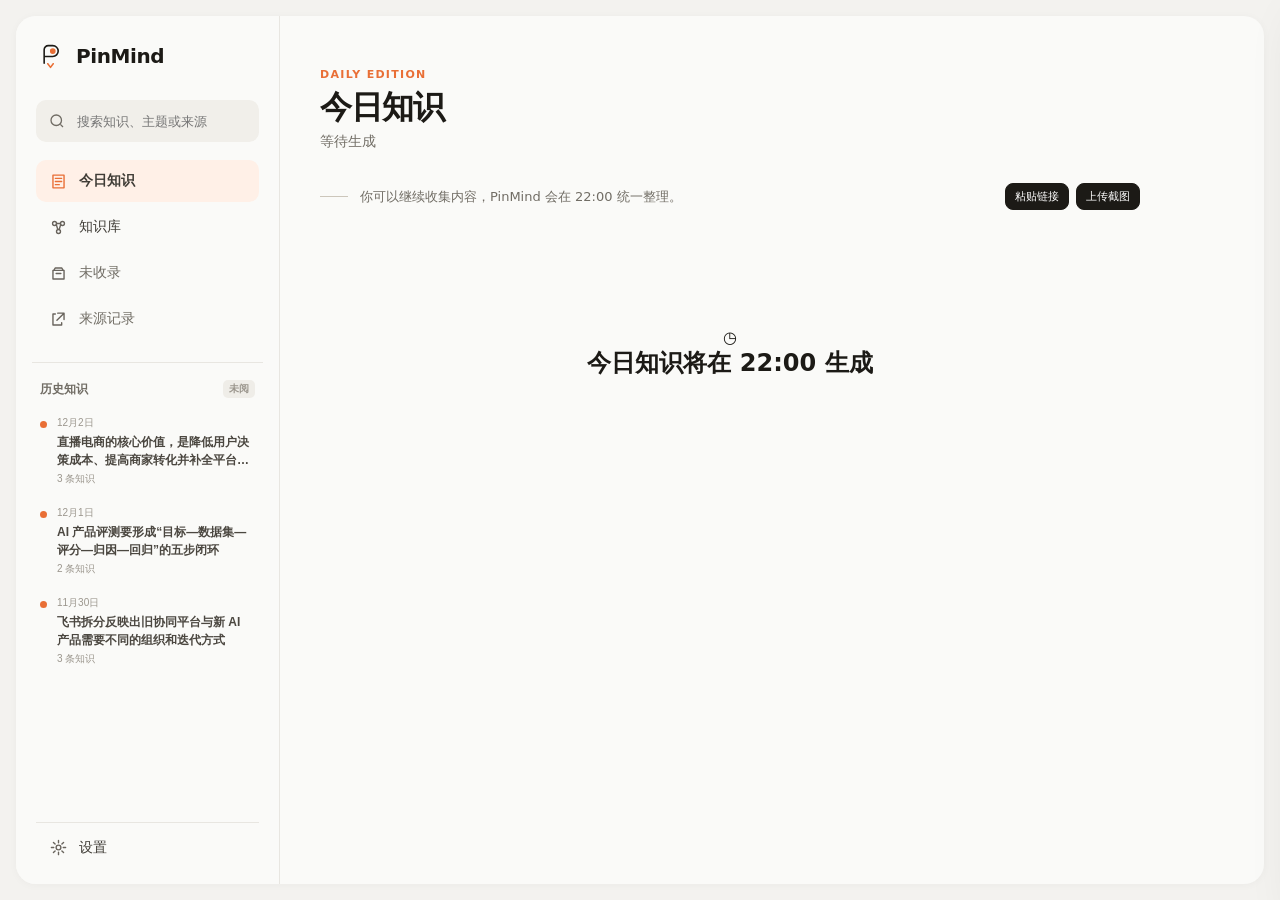
<file: index.html>
<!doctype html>
<html lang="zh-CN">
<head>
  <meta charset="UTF-8" />
  <meta name="viewport" content="width=device-width, initial-scale=1.0, viewport-fit=cover" />
  <meta name="theme-color" content="#f4f2ed" />
  <title>PinMind · 今日知识</title>
  <link rel="stylesheet" href="styles.css?v=20260824-readfix" />
  <link rel="stylesheet" href="pages.css" />
</head>
<body>
  <div class="app-splash" id="appSplash" role="status" aria-label="PinMind 正在加载">
    <svg class="splash-logo" aria-hidden="true" viewBox="0 0 32 32"><path d="M9 23.5V8.5A4.5 4.5 0 0 1 13.5 4h5a6 6 0 0 1 0 12H9"/><circle cx="18.5" cy="10" r="2.3"/><path class="logo-link" d="M13 24l3 4 3-4"/></svg>
    <strong>PinMind</strong><span>正在整理你的知识</span><i></i>
  </div>
  <div class="app-shell">
    <aside class="sidebar" id="sidebar" aria-label="主导航">
      <div class="brand"><svg class="brand-logo" aria-hidden="true" viewBox="0 0 32 32"><path d="M9 23.5V8.5A4.5 4.5 0 0 1 13.5 4h5a6 6 0 0 1 0 12H9"/><circle cx="18.5" cy="10" r="2.3"/><path class="logo-link" d="M13 24l3 4 3-4"/></svg><span>PinMind</span></div>
      <label class="search">
        <svg aria-hidden="true" viewBox="0 0 24 24"><circle cx="11" cy="11" r="7"></circle><path d="m20 20-3.5-3.5"></path></svg>
        <input type="search" placeholder="搜索知识、主题或来源" />
      </label>
      <nav>
        <button class="nav-item active" data-page="today"><span class="nav-icon"><svg viewBox="0 0 24 24"><path d="M5 4h14v16H5z"/><path d="M8 8h8M8 12h8M8 16h5"/></svg></span>今日知识</button>
        <button class="nav-item" data-page="library"><span class="nav-icon"><svg viewBox="0 0 24 24"><circle cx="7" cy="7" r="2.5"/><circle cx="17" cy="7" r="2.5"/><circle cx="12" cy="17" r="2.5"/><path d="M9.2 8.3l1.9 6.3m3.7-6.3-1.9 6.3M9.5 7h5"/></svg></span>知识库</button>
        <button class="nav-item muted" data-page="uncollected"><span class="nav-icon"><svg viewBox="0 0 24 24"><path d="M5 8h14v11H5zM8 5h8l2 3H6z"/><path d="M9 12h6"/></svg></span>未收录</button>
        <button class="nav-item muted" data-page="sources"><span class="nav-icon"><svg viewBox="0 0 24 24"><path d="M8 5H5v14h11v-3"/><path d="M11 4h8v8M19 4l-9 9"/></svg></span>来源记录</button>
      </nav>
      <section class="history" aria-label="历史知识">
        <div class="history-heading"><span>历史知识</span><small>未阅</small></div>
      </section>
      <button class="nav-item settings" data-page="settings"><span class="nav-icon"><svg viewBox="0 0 24 24"><circle cx="12" cy="12" r="3"/><path d="M12 3v3m0 12v3M3 12h3m12 0h3M5.6 5.6l2.1 2.1m8.6 8.6 2.1 2.1m0-12.8-2.1 2.1m-8.6 8.6-2.1 2.1"/></svg></span>设置</button>
    </aside>

    <main>
      <div class="mobile-bar">
        <button class="icon-button" id="menuButton" aria-label="打开菜单">☰</button>
        <div class="brand compact"><svg class="brand-logo" aria-hidden="true" viewBox="0 0 32 32"><path d="M9 23.5V8.5A4.5 4.5 0 0 1 13.5 4h5a6 6 0 0 1 0 12H9"/><circle cx="18.5" cy="10" r="2.3"/><path class="logo-link" d="M13 24l3 4 3-4"/></svg><span>PinMind</span></div>
        <button class="icon-button search-trigger" id="mobileSearchButton" aria-label="搜索"><svg viewBox="0 0 24 24"><circle cx="10.5" cy="10.5" r="6.5"></circle><path d="m16 16 4.5 4.5"></path></svg></button>
      </div>
      <section class="mobile-search" id="mobileSearch" aria-hidden="true">
        <div class="mobile-search-head"><label class="search"><svg aria-hidden="true" viewBox="0 0 24 24"><circle cx="11" cy="11" r="7"></circle><path d="m20 20-3.5-3.5"></path></svg><input type="search" placeholder="搜索知识、主题或来源" /></label><button id="closeMobileSearch" aria-label="关闭搜索">×</button></div>
        <div class="mobile-search-empty">
          <div class="search-empty-icon"><span></span><i></i></div>
          <p>搜索你的知识、主题或来源</p>
        </div>
      </section>
      <div class="content" id="todayPage">
        <header class="page-header">
          <div><p class="eyebrow">DAILY EDITION</p><h1>今日知识</h1><p class="date">等待生成</p></div>
          <button class="read-button" id="readButton">已阅</button>
        </header>

        <section class="intro"><span></span><p>正在读取今天新增的链接、文字和截图。</p><div class="capture-actions"><button class="capture-button" id="pasteLinkButton">粘贴链接</button><button class="capture-button upload-screenshot-button" id="uploadScreenshotButton">上传截图</button><input id="screenshotInput" type="file" accept="image/jpeg,image/png,image/webp" hidden /></div></section>
        <section class="knowledge-list" id="knowledgeList"></section>

        <section class="empty-state" id="emptyState" hidden>
          <div class="empty-graphic"><span></span><span></span><span></span></div>
          <h2>今日知识已阅</h2>
          <p>新的知识正在慢慢形成，明天见。</p>
          <button id="viewLibraryButton" data-page="library">查看知识库</button>
        </section>
      </div>
      <div class="page-host" id="pageHost" hidden></div>
    </main>
  </div>
  <div class="scrim" id="scrim"></div>
  <aside class="drawer" id="drawer" aria-hidden="true"><header><div><p>知识详情</p><h2></h2></div><button id="closeDrawer" aria-label="关闭">×</button></header><div class="drawer-body"></div></aside>
  <script src="knowledge-state.js"></script>
  <script src="api-client.js"></script>
  <script src="demo-data.js"></script>
  <script src="app.js"></script>
  <script src="pages.js"></script>
</body>
</html>
</file>
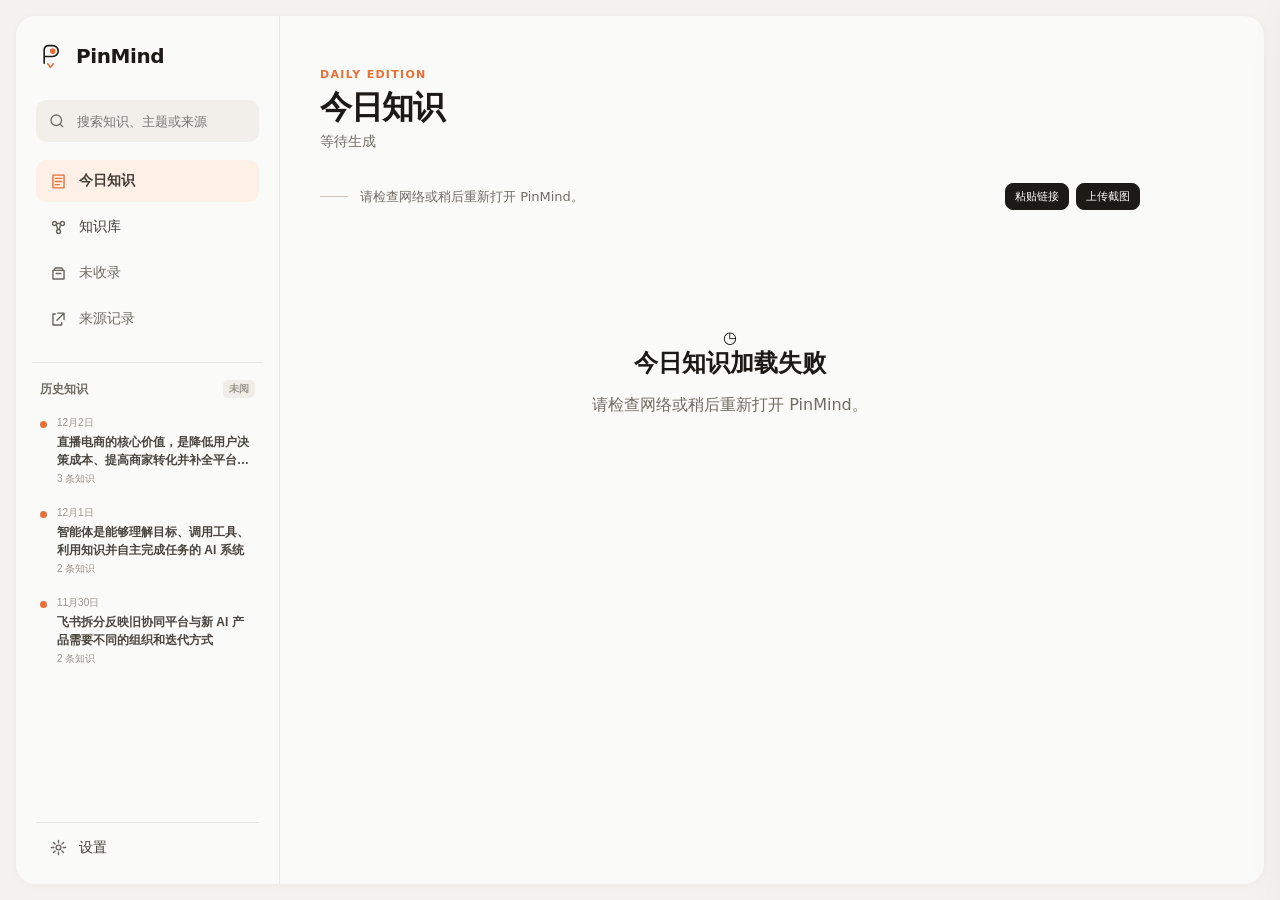
<file: android/app/src/main/assets/index.html>
<!doctype html>
<html lang="zh-CN">
<head>
  <meta charset="UTF-8" />
  <meta name="viewport" content="width=device-width, initial-scale=1.0, viewport-fit=cover" />
  <meta name="theme-color" content="#f4f2ed" />
  <title>PinMind · 今日知识</title>
  <link rel="stylesheet" href="styles.css" />
  <link rel="stylesheet" href="pages.css" />
</head>
<body>
  <div class="app-splash" id="appSplash" role="status" aria-label="PinMind 正在加载">
    <svg class="splash-logo" aria-hidden="true" viewBox="0 0 32 32"><path d="M9 23.5V8.5A4.5 4.5 0 0 1 13.5 4h5a6 6 0 0 1 0 12H9"/><circle cx="18.5" cy="10" r="2.3"/><path class="logo-link" d="M13 24l3 4 3-4"/></svg>
    <strong>PinMind</strong><span>正在整理你的知识</span><i></i>
  </div>
  <div class="app-shell">
    <aside class="sidebar" id="sidebar" aria-label="主导航">
      <div class="brand"><svg class="brand-logo" aria-hidden="true" viewBox="0 0 32 32"><path d="M9 23.5V8.5A4.5 4.5 0 0 1 13.5 4h5a6 6 0 0 1 0 12H9"/><circle cx="18.5" cy="10" r="2.3"/><path class="logo-link" d="M13 24l3 4 3-4"/></svg><span>PinMind</span></div>
      <label class="search">
        <svg aria-hidden="true" viewBox="0 0 24 24"><circle cx="11" cy="11" r="7"></circle><path d="m20 20-3.5-3.5"></path></svg>
        <input type="search" placeholder="搜索知识、主题或来源" />
      </label>
      <nav>
        <button class="nav-item active" data-page="today"><span class="nav-icon"><svg viewBox="0 0 24 24"><path d="M5 4h14v16H5z"/><path d="M8 8h8M8 12h8M8 16h5"/></svg></span>今日知识</button>
        <button class="nav-item" data-page="library"><span class="nav-icon"><svg viewBox="0 0 24 24"><circle cx="7" cy="7" r="2.5"/><circle cx="17" cy="7" r="2.5"/><circle cx="12" cy="17" r="2.5"/><path d="M9.2 8.3l1.9 6.3m3.7-6.3-1.9 6.3M9.5 7h5"/></svg></span>知识库</button>
        <button class="nav-item muted" data-page="uncollected"><span class="nav-icon"><svg viewBox="0 0 24 24"><path d="M5 8h14v11H5zM8 5h8l2 3H6z"/><path d="M9 12h6"/></svg></span>未收录</button>
        <button class="nav-item muted" data-page="sources"><span class="nav-icon"><svg viewBox="0 0 24 24"><path d="M8 5H5v14h11v-3"/><path d="M11 4h8v8M19 4l-9 9"/></svg></span>来源记录</button>
      </nav>
      <section class="history" aria-label="历史知识">
        <div class="history-heading"><span>历史知识</span><small>未阅</small></div>
      </section>
      <button class="nav-item settings" data-page="settings"><span class="nav-icon"><svg viewBox="0 0 24 24"><circle cx="12" cy="12" r="3"/><path d="M12 3v3m0 12v3M3 12h3m12 0h3M5.6 5.6l2.1 2.1m8.6 8.6 2.1 2.1m0-12.8-2.1 2.1m-8.6 8.6-2.1 2.1"/></svg></span>设置</button>
    </aside>

    <main>
      <div class="mobile-bar">
        <button class="icon-button" id="menuButton" aria-label="打开菜单">☰</button>
        <div class="brand compact"><svg class="brand-logo" aria-hidden="true" viewBox="0 0 32 32"><path d="M9 23.5V8.5A4.5 4.5 0 0 1 13.5 4h5a6 6 0 0 1 0 12H9"/><circle cx="18.5" cy="10" r="2.3"/><path class="logo-link" d="M13 24l3 4 3-4"/></svg><span>PinMind</span></div>
        <button class="icon-button search-trigger" id="mobileSearchButton" aria-label="搜索"><svg viewBox="0 0 24 24"><circle cx="10.5" cy="10.5" r="6.5"></circle><path d="m16 16 4.5 4.5"></path></svg></button>
      </div>
      <section class="mobile-search" id="mobileSearch" aria-hidden="true">
        <div class="mobile-search-head"><label class="search"><svg aria-hidden="true" viewBox="0 0 24 24"><circle cx="11" cy="11" r="7"></circle><path d="m20 20-3.5-3.5"></path></svg><input type="search" placeholder="搜索知识、主题或来源" /></label><button id="closeMobileSearch" aria-label="关闭搜索">×</button></div>
        <div class="mobile-search-empty">
          <div class="search-empty-icon"><span></span><i></i></div>
          <p>搜索你的知识、主题或来源</p>
        </div>
      </section>
      <div class="content" id="todayPage">
        <header class="page-header">
          <div><p class="eyebrow">DAILY EDITION</p><h1>今日知识</h1><p class="date">等待生成</p></div>
          <button class="read-button" id="readButton">已阅</button>
        </header>

        <section class="intro"><span></span><p>正在读取今天新增的链接、文字和截图。</p><div class="capture-actions"><button class="capture-button" id="pasteLinkButton">粘贴链接</button><button class="capture-button upload-screenshot-button" id="uploadScreenshotButton">上传截图</button><input id="screenshotInput" type="file" accept="image/jpeg,image/png,image/webp" hidden /></div></section>
        <section class="knowledge-list" id="knowledgeList"></section>

        <section class="empty-state" id="emptyState" hidden>
          <div class="empty-graphic"><span></span><span></span><span></span></div>
          <h2>今日知识已阅</h2>
          <p>新的知识正在慢慢形成，明天见。</p>
          <button id="viewLibraryButton" data-page="library">查看知识库</button>
        </section>
      </div>
      <div class="page-host" id="pageHost" hidden></div>
    </main>
  </div>
  <div class="scrim" id="scrim"></div>
  <aside class="drawer" id="drawer" aria-hidden="true"><header><div><p>知识详情</p><h2></h2></div><button id="closeDrawer" aria-label="关闭">×</button></header><div class="drawer-body"></div></aside>
  <script src="knowledge-state.js"></script>
  <script src="api-client.js"></script>
  <script src="app.js"></script>
  <script src="apk-history-seed.js"></script>
  <script src="pages.js"></script>
</body>
</html>
</file>
<file: styles.css>
:root{--canvas:#edeae4;--app:#f7f6f2;--surface:#fff;--sidebar:#fbfbf9;--text:#1c1a16;--secondary:#716d65;--muted:#9b968d;--border:#e5e1d9;--strong:#ccc6bb;--orange:#e96f36;--orange-soft:#fff0e7;--blue:#6a93b7;--blue-soft:#edf5fa;--mint:#5f9b81;--mint-soft:#eaf5ef;--radius-sm:10px;--radius-md:14px;--radius-lg:18px;--shadow-xs:0 1px 2px rgba(28,26,22,.04);--shadow-sm:0 6px 18px rgba(28,26,22,.06);--shadow-md:0 18px 50px rgba(28,26,22,.1);--ease:cubic-bezier(.2,.8,.2,1)}
*{box-sizing:border-box}body{margin:0;background:var(--canvas);color:var(--text);font-family:Inter,"Microsoft YaHei",system-ui,sans-serif}.app-shell{display:grid;grid-template-columns:264px 1fr;min-height:calc(100vh - 32px);margin:16px;background:var(--app);border-radius:20px;overflow:hidden}.sidebar{position:relative;display:flex;flex-direction:column;padding:24px 20px 20px;background:var(--sidebar);border-right:1px solid var(--border)}.brand{display:flex;align-items:center;gap:11px;height:32px;font-size:20px;font-weight:750;letter-spacing:-.4px}.brand-mark{position:relative;width:27px;height:27px;display:block}.brand-mark i{position:absolute;border-radius:50%;width:10px;height:10px}.brand-mark i:nth-child(1){left:1px;top:2px;background:var(--orange)}.brand-mark i:nth-child(2){right:1px;top:2px;background:#f3bd56}.brand-mark i:nth-child(3){left:8px;bottom:1px;background:#79ad94}.brand-mark:after{content:"";position:absolute;left:6px;top:8px;width:14px;height:11px;border-left:1.5px solid #777066;border-right:1.5px solid #777066;transform:skewY(-27deg)}
.search{display:flex;align-items:center;gap:9px;height:42px;margin:28px 0 18px;padding:0 11px;background:#f1efea;border:1px solid transparent;border-radius:var(--radius-sm)}.search:focus-within{border-color:var(--strong);box-shadow:0 0 0 2px var(--orange-soft)}.search svg{width:18px;fill:none;stroke:var(--secondary);stroke-width:1.75}.search input{min-width:0;flex:1;border:0;outline:0;background:transparent;font:inherit;font-size:13px}.search kbd{padding:2px 6px;border:1px solid #d9d5cc;border-radius:5px;color:var(--muted);font-size:11px;background:#faf9f6}.sidebar nav{display:grid;gap:4px}.nav-item{display:flex;align-items:center;gap:11px;width:100%;height:42px;padding:0 12px;border:0;border-radius:10px;background:transparent;color:#403d37;font:inherit;font-size:14px;text-align:left;cursor:pointer}.nav-item span{width:18px;color:#69645d;font-size:18px;text-align:center}.nav-item.active{background:var(--orange-soft);font-weight:650}.nav-item.active span{color:var(--orange)}.nav-item.muted{color:var(--secondary)}.nav-item:hover{background:#f3f1ec}.settings{margin-top:auto}
main{min-width:0}.mobile-bar{display:none}.content{max-width:900px;padding:52px 40px 80px}.page-header{display:flex;justify-content:space-between;align-items:flex-start;margin-bottom:32px}.eyebrow{margin:0 0 6px;color:var(--orange);font-size:11px;font-weight:750;letter-spacing:1.7px}.page-header h1{margin:0;font-size:32px;line-height:40px;letter-spacing:-1px}.date{margin:6px 0 0;color:var(--secondary);font-size:14px}.read-button{min-width:52px;min-height:44px;border:0;background:transparent;color:#4c4841;font:inherit;font-size:14px;font-weight:650;cursor:pointer}.read-button:hover{text-decoration:underline}.intro{display:flex;align-items:center;gap:12px;margin-bottom:18px;color:var(--secondary);font-size:13px}.intro span{width:28px;height:1px;background:var(--strong)}.intro p{margin:0}.intro[hidden],.knowledge-list[hidden],.empty-state[hidden]{display:none!important}.knowledge-list{display:grid;gap:16px;transition:opacity 180ms var(--ease)}.fade{opacity:0}
.knowledge-card{padding:28px 30px 26px;background:var(--surface);border:1px solid var(--border);border-radius:16px;box-shadow:var(--shadow-xs)}.card-index{display:flex;align-items:center;gap:10px;margin-bottom:19px}.card-index span{font-size:12px;font-weight:750}.card-index i{width:26px;height:1px;background:currentColor;opacity:.45}.card-index em{color:var(--secondary);font-size:12px;font-style:normal}.orange .card-index{color:var(--orange)}.blue .card-index{color:var(--blue)}.mint .card-index{color:var(--mint)}.knowledge-card>h2{position:relative;margin:0 0 16px;font-size:19px;line-height:30px;letter-spacing:-.15px}.knowledge-card>h2:after{content:"";position:absolute;left:0;bottom:1px;z-index:0;width:96px;height:6px;border-radius:4px;background:var(--orange-soft)}.knowledge-card>p{margin:0 0 18px;color:#48443e;font-size:15px;line-height:26px}.framework{margin:4px 0 22px;padding:17px 18px;background:#faf9f6;border-left:2px solid var(--strong);border-radius:0 10px 10px 0}.framework h3{margin:0 0 11px;font-size:14px}.framework ol{display:grid;gap:8px;margin:0;padding-left:21px;color:#504c45;font-size:14px;line-height:22px}.related{display:flex;align-items:center;gap:10px;width:100%;margin:0 0 20px;padding:10px 12px;border:0;border-left:2px solid var(--orange);border-radius:8px;background:var(--orange-soft);color:#403c36;text-align:left;cursor:pointer}.related>span:first-child{font-size:16px}.related small{display:block;margin-bottom:2px;color:var(--secondary);font-size:11px}.related:hover{filter:saturate(1.15)}.knowledge-card footer{display:flex;align-items:center;justify-content:space-between;gap:20px;padding-top:19px;border-top:1px solid #eeeae3}.knowledge-card footer a{color:var(--secondary);font-size:12px;line-height:18px;text-decoration:none}.knowledge-card footer a:hover{color:var(--text);text-decoration:underline}.toggle{flex:0 0 auto;height:40px;padding:0 15px;border:1px solid #37342f;border-radius:10px;background:#fff;color:var(--text);font:inherit;font-size:13px;font-weight:650;cursor:pointer;transition:all 140ms var(--ease)}.toggle.selected{background:var(--text);color:white}.toggle span{font-size:15px}
.empty-state{padding:100px 20px;text-align:center}.empty-graphic{position:relative;width:80px;height:64px;margin:0 auto 26px}.empty-graphic span{position:absolute;width:17px;height:17px;border:2px solid var(--orange);border-radius:50%;background:var(--orange-soft)}.empty-graphic span:nth-child(1){left:5px;top:5px}.empty-graphic span:nth-child(2){right:4px;top:12px;border-color:var(--blue);background:var(--blue-soft)}.empty-graphic span:nth-child(3){left:34px;bottom:1px;border-color:var(--mint);background:var(--mint-soft)}.empty-graphic:before,.empty-graphic:after{content:"";position:absolute;height:1px;background:#bbb5aa;transform-origin:left}.empty-graphic:before{left:20px;top:19px;width:43px;transform:rotate(8deg)}.empty-graphic:after{left:19px;top:22px;width:42px;transform:rotate(48deg)}.empty-state h2{margin:0;font-size:24px}.empty-state p{color:var(--secondary)}.empty-state button{min-height:44px;border:0;background:transparent;font:inherit;font-size:14px;text-decoration:underline;cursor:pointer}
.scrim{position:fixed;inset:0;z-index:20;background:rgba(20,19,17,.2);opacity:0;pointer-events:none;transition:opacity 220ms var(--ease)}.scrim.open{opacity:1;pointer-events:auto}.drawer{position:fixed;top:0;right:0;z-index:30;width:min(420px,100%);height:100vh;background:#fff;box-shadow:var(--shadow-md);transform:translateX(105%);transition:transform 260ms var(--ease)}.drawer.open{transform:none}.drawer header{display:flex;justify-content:space-between;gap:15px;padding:28px 26px 22px;border-bottom:1px solid var(--border)}.drawer header p{margin:0 0 6px;color:var(--orange);font-size:12px;font-weight:700}.drawer h2{margin:0;font-size:20px;line-height:30px}.drawer header button{width:40px;height:40px;border:0;border-radius:50%;background:#f3f1ed;font-size:24px;cursor:pointer}.drawer-body{padding:28px 26px;color:#48443e;font-size:15px;line-height:26px}.topic-tag{display:inline-block;padding:3px 8px;border-radius:6px;background:var(--mint-soft);color:#3f765f;font-size:12px}.drawer-lead{font-size:16px!important;color:var(--text)}.drawer-body h3{margin:28px 0 5px;font-size:14px}.source-panel{display:grid;gap:5px;margin-top:30px;padding:16px;background:#f7f5f1;border-radius:10px;color:var(--secondary);font-size:12px}.source-panel a{color:inherit;text-decoration:none}
@media(max-width:767px){body{background:var(--app)}.app-shell{display:block;min-height:100vh;margin:0;border-radius:0}.sidebar{position:fixed;top:0;bottom:0;left:0;z-index:30;width:280px;transform:translateX(-105%);transition:transform 240ms var(--ease);box-shadow:var(--shadow-md)}.sidebar.open{transform:none}.mobile-bar{display:flex;align-items:center;justify-content:space-between;height:calc(64px + env(safe-area-inset-top));padding:env(safe-area-inset-top) 15px 0;border-bottom:1px solid var(--border);background:rgba(251,251,249,.97)}.brand.compact{font-size:17px}.brand.compact .brand-mark{transform:scale(.82)}.icon-button{width:44px;height:44px;border:0;background:transparent;font-size:20px}.content{padding:30px 20px calc(56px + env(safe-area-inset-bottom))}.page-header{margin-bottom:26px}.eyebrow{display:none}.page-header h1{font-size:28px;line-height:36px}.date{font-size:13px}.intro{align-items:flex-start;line-height:20px}.intro span{margin-top:10px;flex:0 0 22px}.knowledge-card{padding:21px 20px}.knowledge-card>h2{font-size:18px;line-height:29px}.knowledge-card>p{font-size:15px;line-height:26px}.framework{padding:15px 14px}.knowledge-card footer{align-items:stretch;flex-direction:column}.toggle{width:100%;min-height:44px}.drawer{top:auto;bottom:0;height:82vh;border-radius:20px 20px 0 0;transform:translateY(105%)}.drawer.open{transform:none}.drawer header{padding:24px 20px 18px}.drawer-body{padding:22px 20px}.empty-state{padding-top:70px}}
@media(prefers-reduced-motion:reduce){*,*:before,*:after{scroll-behavior:auto!important;transition:none!important}}

/* Homepage refinement: floating shell, explicit read action, unread history */
.app-shell{height:calc(100vh - 32px);min-height:0}
.sidebar{position:sticky;top:16px;height:calc(100vh - 32px);overflow:hidden}
main{height:100%;overflow-y:auto}
.history{min-height:0;margin:22px -4px 12px;padding-top:17px;border-top:1px solid var(--border);overflow-y:auto}
.history-heading{display:flex;align-items:center;justify-content:space-between;padding:0 8px 8px;color:var(--secondary);font-size:12px;font-weight:700}
.history-heading small{padding:2px 6px;border-radius:5px;background:#efede8;color:var(--muted);font-size:10px;font-weight:600}
.history-item{display:grid;grid-template-columns:8px 1fr;gap:9px;width:100%;padding:10px 8px;border:0;border-radius:10px;background:transparent;text-align:left;cursor:pointer}
.history-item:hover,.history-item.current{background:#f3f1ec}
.history-dot{width:7px;height:7px;margin-top:5px;border-radius:50%;background:var(--orange)}
.blue-dot{background:var(--blue)}.mint-dot{background:var(--mint)}
.history-item time,.history-item strong,.history-item em{display:block}
.history-item time{margin-bottom:3px;color:var(--muted);font-size:10px}
.history-item strong{display:-webkit-box;overflow:hidden;color:#4b4740;font-size:12px;line-height:18px;font-weight:600;-webkit-box-orient:vertical;-webkit-line-clamp:2}
.history-item em{margin-top:3px;color:var(--muted);font-size:10px;font-style:normal}
.settings{flex:0 0 auto;margin-top:auto;border-top:1px solid var(--border);border-radius:0;padding-top:8px}
.read-button{min-width:72px;min-height:40px;padding:0 18px;border:1px solid #37342f;border-radius:10px;background:var(--text);color:#fff;transition:background 140ms var(--ease),transform 140ms var(--ease)}
.read-button:hover{background:#34312c;text-decoration:none;transform:translateY(-1px)}
@media(max-width:767px){.app-shell{height:100vh;min-height:0}.sidebar{position:fixed;top:0;bottom:0;left:0;height:100vh}.mobile-bar{position:sticky;top:0;z-index:10}main{height:100vh}.read-button{min-width:68px;min-height:40px;padding:0 14px}}

.read-button.is-read,.read-button.is-read:hover{border-color:#d2cec6;background:#dedbd4;color:#817c73;transform:none;cursor:default}

.app-splash{position:fixed;inset:0;z-index:100;display:flex;align-items:center;justify-content:center;flex-direction:column;background:#fafaf8;color:#1c1a16;transition:opacity 260ms ease,visibility 260ms ease}.app-splash.hidden{opacity:0;visibility:hidden;pointer-events:none}.splash-logo{width:58px;height:58px;margin-bottom:18px;fill:none;stroke:#292621;stroke-width:2.2;stroke-linecap:round;stroke-linejoin:round}.splash-logo circle{fill:#e9783e;stroke:none}.splash-logo .logo-link{stroke:#e9783e}.app-splash strong{font-size:26px;letter-spacing:-.6px}.app-splash span{margin-top:8px;color:#8b867d;font-size:13px}.app-splash i{width:56px;height:2px;margin-top:24px;overflow:hidden;border-radius:2px;background:#e5e1d9}.app-splash i:after{content:"";display:block;width:40%;height:100%;background:#e9783e;animation:splash-progress 850ms ease-in-out infinite alternate}@keyframes splash-progress{from{transform:translateX(0)}to{transform:translateX(85px)}}
.capture-actions{display:flex;gap:7px;margin-left:auto}.capture-button{padding:5px 9px;border:1px solid var(--border);border-radius:8px;background:#fff;color:var(--secondary);font:inherit;font-size:11px;cursor:pointer}.capture-button:hover{border-color:#bdb7ad;color:var(--text)}.capture-button:disabled{cursor:wait;opacity:.68}.upload-screenshot-button{border-color:#37342f;background:var(--text);color:#fff}.upload-screenshot-button:hover{border-color:#37342f;background:#34312c;color:#fff}.clipboard-prompt{position:fixed;right:24px;bottom:24px;z-index:45;width:min(360px,calc(100% - 32px));padding:18px;border:1px solid var(--border);border-radius:14px;background:#fff;box-shadow:var(--shadow-md)}.clipboard-prompt strong,.clipboard-prompt small{display:block}.clipboard-prompt strong{margin-bottom:6px;font-size:14px}.clipboard-prompt small{overflow:hidden;margin-bottom:14px;color:var(--muted);text-overflow:ellipsis;white-space:nowrap}.clipboard-actions{display:flex;justify-content:flex-end;gap:8px}.clipboard-actions button{min-height:36px;padding:0 13px;border:1px solid var(--border);border-radius:8px;background:#fff;font:inherit;font-size:12px}.clipboard-actions .save-clipboard{border-color:var(--text);background:var(--text);color:#fff}@media(max-width:767px){.intro{flex-wrap:wrap}.intro p{flex:1}.capture-actions{width:100%;margin-left:34px}.capture-button{min-height:36px;flex:1}.clipboard-prompt{right:16px;bottom:18px}}
.demo-banner{position:fixed;right:18px;bottom:18px;z-index:60;display:flex;align-items:center;gap:14px;padding:11px 13px;border:1px solid var(--border);border-radius:11px;background:#fff;color:var(--secondary);box-shadow:var(--shadow-sm);font-size:11px}.demo-banner strong{color:var(--orange)}.demo-banner button{padding:6px 9px;border:1px solid var(--border);border-radius:7px;background:#faf9f6;color:var(--text);font:inherit;font-size:10px;cursor:pointer}@media(max-width:767px){.demo-banner{left:12px;right:12px;bottom:12px;justify-content:space-between}.demo-banner span{max-width:72%;line-height:17px}}
</file>
<file: pages.css>
.page-host{max-width:1180px;padding:52px 40px 80px}.sub-header{display:flex;align-items:flex-start;justify-content:space-between;gap:24px;margin-bottom:32px}.sub-header h1{margin:0;font-size:32px;line-height:40px}.sub-header p:not(.eyebrow){margin:6px 0 0;color:var(--secondary);font-size:14px}.filters{display:flex;gap:8px}.filters button,.search-tabs button{min-height:40px;padding:0 14px;border:1px solid var(--border);border-radius:10px;background:#fff;color:#4d4942;font:inherit;font-size:13px;cursor:pointer}.cluster{margin-bottom:20px;padding:24px;border-radius:20px}.orange-cluster{background:#fbede5}.blue-cluster{background:#eaf2f7}.cluster-title{display:flex;align-items:center;justify-content:space-between;margin-bottom:18px;font-weight:700}.cluster-title small{color:var(--secondary);font-size:11px;font-weight:500}.cluster-map{position:relative;display:grid;grid-template-columns:1.2fr 1fr 1fr;grid-template-rows:auto auto;gap:14px;min-height:210px}.node{position:relative;z-index:2;padding:16px;border:1px solid rgba(121,99,76,.17);border-radius:12px;background:#fff;color:var(--text);font:inherit;font-size:14px;line-height:21px;font-weight:650;text-align:left;box-shadow:var(--shadow-xs);cursor:pointer}.node small{display:block;margin-top:9px;color:var(--muted);font-size:10px;font-weight:500}.core-node{grid-row:1/3;font-size:16px;line-height:25px}.line{position:absolute;z-index:1;height:1px;background:rgba(121,99,76,.28);transform-origin:left}.l1{left:31%;top:34%;width:17%;transform:rotate(-6deg)}.l2{left:31%;top:63%;width:50%;transform:rotate(4deg)}.quiet-list{display:grid;gap:12px}.quiet-list article{display:flex;align-items:center;justify-content:space-between;gap:24px;padding:22px 24px;border:1px solid var(--border);border-radius:14px;background:#fcfbf9}.quiet-list h2{margin:7px 0;font-size:16px;line-height:25px}.quiet-list p{margin:0;color:var(--secondary);font-size:12px}.soft-tag{padding:3px 7px;border-radius:6px;background:#efede8;color:var(--secondary);font-size:11px}.row-actions{display:flex;gap:6px}.row-actions button{min-height:36px;border:0;background:transparent;color:var(--secondary);font:inherit;font-size:12px;cursor:pointer}.row-actions .collect-small{padding:0 11px;border:1px solid var(--strong);border-radius:8px;background:#fff;color:var(--text);font-weight:650}.row-actions .danger{color:#a75d52}.source-table{overflow:hidden;border:1px solid var(--border);border-radius:14px;background:#fff}.source-head,.source-row{display:grid;grid-template-columns:minmax(270px,1fr) 120px 110px 60px;align-items:center;gap:16px}.source-head{padding:12px 18px;background:#f5f3ef;color:var(--muted);font-size:11px}.source-row{position:relative;width:100%;min-height:76px;padding:12px 18px 12px 66px;border:0;border-top:1px solid var(--border);background:#fff;color:var(--text);font:inherit;text-align:left;cursor:pointer}.source-row:hover{background:#fcfbf8}.source-row>span strong,.source-row>span small{display:block}.source-row>span strong{font-size:13px}.source-row>span small,.source-row time{margin-top:4px;color:var(--muted);font-size:11px}.source-icon{position:absolute;left:18px;display:grid;place-items:center;width:34px;height:34px;border-radius:8px;background:var(--blue-soft);color:var(--blue);font-size:13px;font-style:normal}.text-icon{background:var(--orange-soft);color:var(--orange)}.shot-icon{background:var(--mint-soft);color:var(--mint)}.source-row em{font-size:11px;font-style:normal}.source-row .ok{color:#4b8a6e}.source-row .working{color:#668ba9}.source-row .warn{color:#b2763e}.source-row b{font-size:12px}.settings-group{max-width:680px;margin-bottom:18px;padding:8px 22px;border:1px solid var(--border);border-radius:14px;background:#fff}.settings-group h2{margin:12px 0 4px;font-size:13px}.settings-group label,.setting-row{display:flex;align-items:center;justify-content:space-between;width:100%;min-height:72px;padding:13px 0;border:0;border-top:1px solid var(--border);background:transparent;text-align:left}.settings-group strong,.settings-group small{display:block}.settings-group strong{font-size:14px}.settings-group small{margin-top:4px;color:var(--muted);font-size:11px;font-weight:400}.settings-group input[type=time]{padding:8px;border:1px solid var(--border);border-radius:8px;background:#faf9f6}.switch{width:40px;height:22px;accent-color:var(--text)}.setting-row{font:inherit;cursor:pointer}.setting-row b{color:var(--secondary);font-size:13px}.danger-zone strong,.danger-zone b{color:#a75d52}.version{max-width:680px;color:var(--muted);font-size:11px;text-align:center}.search-tabs{display:flex;gap:4px;margin-bottom:18px;border-bottom:1px solid var(--border)}.search-tabs button{border:0;border-radius:0;background:transparent}.search-tabs button.active{border-bottom:2px solid var(--orange);color:var(--text);font-weight:700}.result-list{display:grid;gap:12px;max-width:820px}.result-list article{padding:22px 24px;border:1px solid var(--border);border-radius:14px;background:#fff}.result-list article>span{color:var(--orange);font-size:11px;font-weight:700}.result-list h2{margin:8px 0;font-size:17px;line-height:27px}.result-list p{color:#555149;font-size:14px;line-height:23px}.result-list small{color:var(--muted)}mark{padding:0 2px;background:#ffe2ca;color:inherit}
@media(max-width:767px){.page-host{padding:30px 20px 56px}.sub-header{display:block}.sub-header h1{font-size:28px}.filters{margin-top:18px;overflow-x:auto}.cluster{padding:18px}.cluster-map{display:flex;flex-direction:column;min-height:0}.line{display:none}.node:not(.core-node){margin-left:16px}.quiet-list article{align-items:flex-start;flex-direction:column}.row-actions{flex-wrap:wrap}.source-head{display:none}.source-row{grid-template-columns:1fr auto;padding:14px 14px 14px 62px}.source-row time,.source-row b{display:none}.source-row em{text-align:right}.settings-group{padding:6px 16px}}
.capture-button{border-color:var(--text)!important;background:var(--text)!important;color:#fff!important}.collect-small.done{background:var(--text)!important;color:#fff!important}.capture-sheet{position:fixed;left:50%;bottom:0;z-index:40;width:min(430px,100%);padding:10px 28px 32px;border-radius:24px 24px 0 0;background:#fff;box-shadow:var(--shadow-md);text-align:center;transform:translate(-50%,105%);transition:transform 260ms var(--ease)}.capture-sheet.open{transform:translate(-50%,0)}.sheet-handle{width:40px;height:4px;margin:0 auto 24px;border-radius:4px;background:#d7d3cc}.capture-success{display:grid;place-items:center;width:44px;height:44px;margin:0 auto 14px;border-radius:50%;background:var(--mint-soft);color:var(--mint);font-size:20px}.capture-sheet h2{margin:0;font-size:21px}.capture-sheet p{margin:7px 0 24px;color:var(--secondary);font-size:14px}.star-button{width:100%;min-height:46px;border:1px solid var(--border);border-radius:10px;background:#fff;color:var(--text);font:inherit;font-size:14px;font-weight:650}.star-button.selected{border-color:#efc36f;background:#fff7df;color:#8a6223}.capture-sheet small{display:block;margin-top:15px;color:var(--muted);font-size:10px}
.library-tools{display:flex;align-items:center;gap:12px}.view-switch{display:flex;padding:3px;border:1px solid var(--border);border-radius:10px;background:#eeece7}.view-switch button{min-height:34px;padding:0 13px;border:0;border-radius:7px;background:transparent;color:var(--secondary);font:inherit;font-size:12px;cursor:pointer}.view-switch button.active{background:#fff;color:var(--text);font-weight:700;box-shadow:var(--shadow-xs)}.board-note,.graph-toolbar{display:flex;align-items:center;justify-content:space-between;margin-bottom:14px;color:var(--muted);font-size:11px}.draggable-board{display:grid;grid-template-columns:repeat(3,minmax(0,1fr));gap:12px}.knowledge-module{position:relative;min-height:144px;padding:18px 36px 16px 17px;border:1px solid rgba(82,75,66,.14);border-radius:12px;background:#fff;box-shadow:var(--shadow-xs);cursor:grab;transition:opacity 160ms var(--ease),transform 160ms var(--ease),box-shadow 160ms var(--ease)}.knowledge-module:hover{box-shadow:var(--shadow-sm);transform:translateY(-1px)}.knowledge-module.featured{grid-row:span 2;min-height:204px}.knowledge-module.dragging{opacity:.45;transform:scale(.98)}.knowledge-module.removing{opacity:0;transform:scale(.94)}.knowledge-module>span{color:var(--orange);font-size:10px;font-weight:700}.knowledge-module h3{margin:9px 0;font-size:14px;line-height:22px}.knowledge-module.featured h3{font-size:17px;line-height:27px}.knowledge-module small{color:var(--muted);font-size:10px}.module-delete{position:absolute;top:9px;right:9px;width:28px;height:28px;border:0;border-radius:7px;background:transparent;color:var(--muted);font-size:18px;cursor:pointer}.module-delete:hover{background:#f6e9e6;color:#a75d52}.graph-view{min-height:580px}.graph-toolbar button{border:0;background:transparent;color:var(--secondary);font:inherit;font-size:11px;text-decoration:underline;cursor:pointer}.graph-canvas{position:relative;height:540px;overflow:hidden;border:1px solid var(--border);border-radius:18px;background-color:#faf9f6;background-image:radial-gradient(#d6d2ca 1px,transparent 1px);background-size:22px 22px}.graph-canvas svg{position:absolute;inset:0;width:100%;height:100%;pointer-events:none}.graph-canvas line{stroke:#bdb7ad;stroke-width:1.2;stroke-dasharray:4 5}.graph-node{position:absolute;z-index:2;max-width:160px;padding:10px 14px;border:1px solid #c9c4ba;border-radius:10px;background:#fff;color:var(--text);font:inherit;font-size:12px;font-weight:650;box-shadow:var(--shadow-sm);cursor:grab;transform:translate(-50%,-50%);touch-action:none}.graph-node small{display:block;margin-top:3px;color:var(--muted);font-size:9px}.graph-node.hub{padding:16px 22px;border-color:var(--text);background:var(--text);color:#fff;font-size:15px}.orange-node{border-color:#e7a17e;background:var(--orange-soft)}.blue-node{border-color:#9db9ce;background:var(--blue-soft)}.mint-node{border-color:#9fc4b3;background:var(--mint-soft)}.peach-node{border-color:#deb2a7;background:#faece8}.leaf{font-size:11px}
@media(max-width:767px){.library-tools{align-items:flex-start;flex-direction:column;margin-top:18px}.draggable-board{display:flex;flex-direction:column}.knowledge-module,.knowledge-module.featured{min-height:0}.graph-canvas{height:520px}.graph-node{max-width:125px}.board-note{line-height:18px}}
/* Refined brand and semantic navigation icons */
.brand-logo{width:29px;height:29px;overflow:visible;fill:none;stroke:var(--text);stroke-width:1.75;stroke-linecap:round;stroke-linejoin:round}.brand-logo circle{fill:var(--orange);stroke:var(--orange)}.brand-logo .logo-link{stroke:var(--orange)}.nav-icon{display:grid!important;place-items:center;width:20px!important;height:20px}.nav-icon svg{width:19px;height:19px;fill:none;stroke:currentColor;stroke-width:1.75;stroke-linecap:round;stroke-linejoin:round}.nav-item.active .nav-icon svg{stroke:var(--orange)}.brand.compact .brand-logo{width:25px;height:25px}
.filter-control{position:relative}.filter-menu{position:absolute;top:46px;right:0;z-index:12;display:none;min-width:150px;padding:5px;border:1px solid var(--border);border-radius:10px;background:#fff;box-shadow:var(--shadow-sm)}.filter-menu.open{display:grid}.filter-menu button{width:100%;min-height:36px;border:0;background:transparent;text-align:left}.filter-menu button:hover{background:#f4f2ee}.hierarchy-shell{display:grid;grid-template-columns:230px 1fr;min-height:520px;overflow:hidden;border:1px solid var(--border);border-radius:16px;background:#fff}.tree-panel{display:flex;flex-direction:column;padding:14px 10px;border-right:1px solid var(--border);background:#f8f7f4}.tree-panel button{min-height:38px;padding:0 10px;border:0;border-radius:8px;background:transparent;color:#555149;font:inherit;font-size:12px;text-align:left;cursor:pointer}.tree-panel button:hover,.tree-panel button.active{background:#ece9e3;color:var(--text);font-weight:650}.tree-leaf{padding-left:28px!important}.hierarchy-content{padding:28px 32px}.breadcrumb{color:var(--muted);font-size:11px}.breadcrumb span{padding:0 7px}.hierarchy-content h2{margin:24px 0 6px;font-size:25px}.hierarchy-intro{margin:0 0 28px;color:var(--secondary);font-size:13px}.hierarchy-list{display:grid;border-top:1px solid var(--border)}.hierarchy-list button{display:grid;grid-template-columns:36px 1fr 16px;align-items:center;gap:12px;min-height:72px;padding:12px 6px;border:0;border-bottom:1px solid var(--border);background:#fff;color:var(--text);font:inherit;text-align:left;cursor:pointer}.hierarchy-list button:hover{background:#faf9f6}.hierarchy-list strong,.hierarchy-list small{display:block}.hierarchy-list strong{font-size:13px}.hierarchy-list small{margin-top:5px;color:var(--muted);font-size:10px;font-weight:400}.hierarchy-list em{color:var(--muted);font-size:18px;font-style:normal}.doc-icon{display:grid;place-items:center;width:34px;height:34px;border-radius:8px;background:var(--orange-soft);color:var(--orange);font-size:11px;font-weight:700}.mint-doc{background:var(--mint-soft);color:var(--mint)}.blue-doc{background:var(--blue-soft);color:var(--blue)}
@media(max-width:767px){.hierarchy-shell{display:block}.tree-panel{border-right:0;border-bottom:1px solid var(--border)}.tree-panel .tree-leaf,.tree-panel .tree-branch:not(:nth-child(2)){display:none}.hierarchy-content{padding:22px 18px}.library-tools .filters{overflow:visible}.filter-menu{right:auto;left:0}}
/* Lightweight editorial UI */
:root{--canvas:#f3f2ef;--app:#fafaf8;--border:#e8e6e1;--shadow-xs:none;--shadow-sm:0 3px 12px rgba(28,26,22,.045)}.app-shell{box-shadow:0 1px 8px rgba(28,26,22,.035)}.sidebar{background:#fafaf8}.knowledge-card,.source-table,.settings-group,.result-list article{box-shadow:none}.cluster{background:#f7f6f3!important;border:1px solid var(--border)}.knowledge-module{box-shadow:none}.knowledge-module:hover{box-shadow:var(--shadow-sm)}.eyebrow{letter-spacing:1.3px}.intro{justify-content:flex-start}.intro #dailyStatus{margin-left:auto;color:var(--muted);font-size:11px}.markdown-document{max-width:820px;padding:42px 50px;border:1px solid var(--border);border-radius:12px;background:#fff;color:#24211d}.markdown-document header{display:flex;align-items:center;justify-content:space-between;padding-bottom:18px;border-bottom:1px solid var(--border);color:var(--muted);font-size:11px}.markdown-document header button{border:0;background:transparent;color:var(--secondary);font:inherit;text-decoration:underline;cursor:pointer}.markdown-document h1{margin:34px 0 20px;font-size:30px;line-height:40px}.markdown-document h2{margin:34px 0 14px;font-size:20px}.markdown-document p,.markdown-document li{font-size:15px;line-height:28px}.markdown-document ol,.markdown-document ul{padding-left:26px}.markdown-document li{padding-left:3px;margin:5px 0}.markdown-document li::marker{color:#aaa59c}.markdown-document blockquote{margin:28px 0;padding:12px 18px;border-left:2px solid var(--orange);background:#faf9f6;color:#565149;font-size:14px;line-height:25px}.markdown-document a,.uncollected-card>a{color:var(--secondary);font-size:12px;text-decoration:none}.markdown-document a:hover,.uncollected-card>a:hover{color:var(--text);text-decoration:underline}.uncollected-full-list{display:grid;gap:14px;max-width:820px}.uncollected-card{padding:28px 30px;border:1px solid var(--border);border-radius:14px;background:#fff}.uncollected-meta{display:flex;align-items:center;justify-content:space-between;color:var(--muted);font-size:11px}.uncollected-meta span{color:var(--secondary);font-weight:650}.uncollected-card h2{margin:13px 0 10px;font-size:18px;line-height:29px}.uncollected-card>p{color:#4f4b44;font-size:14px;line-height:25px}.mini-framework{margin:18px 0;padding:15px 18px;border-left:2px solid #cfcbc3;background:#faf9f6}.mini-framework h3{margin:0 0 7px;font-size:13px}.mini-framework ul{margin:0;padding-left:20px;color:#565149;font-size:13px;line-height:23px}.uncollected-card .row-actions{justify-content:flex-end;margin-top:20px;padding-top:16px;border-top:1px solid var(--border)}
@media(max-width:767px){.markdown-document{padding:28px 20px}.markdown-document h1{font-size:26px}.intro #dailyStatus{display:none}.uncollected-card{padding:22px 20px}}
.source-row .failed{color:#a75d52}.confirm-dialog{position:fixed;left:50%;top:50%;z-index:50;width:min(380px,calc(100% - 40px));padding:26px;border:1px solid var(--border);border-radius:14px;background:#fff;box-shadow:var(--shadow-md);opacity:0;transform:translate(-50%,-46%) scale(.98);transition:opacity 160ms var(--ease),transform 160ms var(--ease)}.confirm-dialog.open{opacity:1;transform:translate(-50%,-50%) scale(1)}.confirm-dialog h2{margin:0 0 8px;font-size:18px}.confirm-dialog p{margin:0;color:var(--secondary);font-size:13px;line-height:21px}.confirm-dialog>div{display:flex;justify-content:flex-end;gap:8px;margin-top:24px}.confirm-dialog button{min-height:38px;padding:0 14px;border:1px solid var(--border);border-radius:9px;background:#fff;font:inherit;font-size:13px;cursor:pointer}.confirm-dialog .confirm-delete{border-color:#a75d52;background:#a75d52;color:#fff}.graph-canvas{overscroll-behavior:contain}
.api-settings input[type=url]{width:min(310px,52vw);padding:9px 11px;border:1px solid var(--border);border-radius:8px;background:#faf9f6;font:inherit;font-size:12px}.api-actions{display:flex;align-items:center;gap:8px;padding:14px 0;border-top:1px solid var(--border)}.api-actions button{min-height:36px;padding:0 12px;border:1px solid var(--border);border-radius:8px;background:#fff;font:inherit;font-size:12px;cursor:pointer}.api-actions span{margin-left:auto;color:var(--muted);font-size:11px}.api-actions .ok{color:var(--mint)}.api-actions .warn{color:#a87337}.api-actions .error{color:#a75d52}@media(max-width:767px){.api-settings label{align-items:flex-start;flex-direction:column}.api-settings input[type=url]{width:100%;margin-top:10px}.api-actions{flex-wrap:wrap}.api-actions span{width:100%;margin:4px 0 0}}
.knowledge-card>h2{display:inline;background:linear-gradient(transparent 76%,var(--orange-soft) 76%,var(--orange-soft) 96%,transparent 96%);-webkit-box-decoration-break:clone;box-decoration-break:clone}
.knowledge-card>h2:after{display:none}
.knowledge-card>h2+p{margin-top:16px}
.knowledge-card.blue>h2{background-image:linear-gradient(transparent 76%,var(--blue-soft) 76%,var(--blue-soft) 96%,transparent 96%)}.knowledge-card.mint>h2{background-image:linear-gradient(transparent 76%,var(--mint-soft) 76%,var(--mint-soft) 96%,transparent 96%)}
[data-filter-toggle],[data-source-filter-toggle]{position:relative;min-width:112px;padding-right:34px!important;text-align:left}
[data-filter-toggle]:after,[data-source-filter-toggle]:after{content:'⌄';position:absolute;right:12px;top:50%;line-height:1;transform:translateY(-55%)}
.filter-control .filter-menu{top:calc(100% + 6px);left:0;right:auto;width:max-content;min-width:100%;padding:6px;border-color:#dedad2;border-radius:10px;box-shadow:0 8px 22px rgba(28,26,22,.1)}
.filter-control .filter-menu button{display:flex;align-items:center;min-width:100%;padding:0 12px;white-space:nowrap}
.filter-control .filter-menu button+button{margin-top:2px}
[data-filter-toggle]:after,[data-source-filter-toggle]:after{content:'';width:7px;height:7px;border-right:2px solid #69645d;border-bottom:2px solid #69645d;transform:translateY(-70%) rotate(45deg)}
.mobile-search{display:none}.search-trigger svg{width:28px;height:28px;fill:none;stroke:currentColor;stroke-width:1.9;stroke-linecap:round}
.mobile-search-head{display:flex;align-items:center;gap:12px}.mobile-search-head .search{flex:1;margin:0}.mobile-search-head>button{width:44px;height:44px;border:0;background:transparent;color:var(--secondary);font-size:34px;font-weight:300}.mobile-search-empty{display:grid;place-items:center;align-content:center;gap:24px;flex:1;color:var(--muted);font-size:15px}.search-empty-icon{position:relative;width:72px;height:82px;border-radius:7px;background:#eceef0}.search-empty-icon span{position:absolute;left:17px;top:23px;width:35px;height:4px;border-radius:4px;background:#d5d8db;box-shadow:0 12px #d5d8db}.search-empty-icon i{position:absolute;right:-17px;bottom:2px;width:38px;height:38px;border:6px solid #b9bdc1;border-radius:50%}.search-empty-icon i:after{content:'';position:absolute;right:-15px;bottom:-10px;width:22px;height:6px;border-radius:4px;background:#b9bdc1;transform:rotate(45deg)}
@media(max-width:767px){.source-filters{overflow:visible!important;position:relative;z-index:20}.source-filters .filter-control{flex:1;min-width:0}.source-filters [data-source-filter-toggle]{width:100%}.source-filters .filter-menu{z-index:30}}
.source-row[hidden]{display:none!important}
.source-state{padding:44px 20px;color:var(--muted);font-size:13px;text-align:center}.source-state button{display:block;margin:14px auto 0;padding:8px 13px;border:1px solid var(--border);border-radius:8px;background:#fff;color:var(--secondary);font:inherit}.source-error{color:#a75d52}
@media(max-width:767px){.source-state{padding:56px 18px;line-height:22px}}
@media(max-width:767px){.sidebar>.search{display:none}.sidebar nav{margin-top:24px}.search-trigger{display:grid;place-items:center}.mobile-search{position:fixed;inset:0;z-index:45;flex-direction:column;padding:22px 16px 28px;background:#fbfbfa}.mobile-search.open{display:flex}.mobile-search-head .search{display:flex;height:48px;padding:0 14px;background:#f0f1f2;border-radius:11px}.mobile-search-head .search svg{width:24px;height:24px}.mobile-search-head input{font-size:16px}.mobile-search-empty p{margin:0}}
[data-filter-toggle]:hover:after,[data-source-filter-toggle]:hover:after{border-color:var(--text)}

.graph-toolbar>div{display:flex;gap:10px}.graph-node{display:flex;align-items:center;gap:7px;user-select:none}.graph-node>span{display:block;overflow:hidden;max-width:130px;text-overflow:ellipsis}.graph-node-delete{flex:0 0 auto;width:22px;height:22px;padding:0;border:0;border-radius:6px;background:transparent;color:var(--muted);font-size:16px;line-height:20px;cursor:pointer}.graph-node-delete:hover{background:#f6e9e6;color:#a75d52}.graph-node.connect-start{outline:2px solid var(--orange);outline-offset:3px}.graph-empty{display:grid;place-items:center;height:100%;padding:30px;color:var(--muted);font-size:13px;text-align:center}.markdown-output section+section{margin-top:42px;padding-top:30px;border-top:1px solid var(--border)}
.note-overview{margin:22px 0 16px;padding:18px 20px;border-left:2px solid var(--orange);background:#faf8f4}.note-overview strong{font-size:14px;line-height:24px}.note-overview ul{margin:12px 0 0;padding-left:21px;color:var(--secondary);font-size:13px;line-height:23px}.knowledge-outline{margin-top:10px;border-top:1px solid var(--border)}.knowledge-outline details{border-bottom:1px solid var(--border)}.knowledge-outline summary{display:flex;align-items:center;min-height:54px;cursor:pointer;list-style:none}.knowledge-outline summary::-webkit-details-marker{display:none}.knowledge-outline summary:before{content:'';width:7px;height:7px;margin-right:12px;border-right:1.5px solid var(--secondary);border-bottom:1.5px solid var(--secondary);transform:rotate(-45deg);transition:transform 150ms var(--ease)}.knowledge-outline details[open]>summary:before{transform:rotate(45deg)}.knowledge-outline summary span{font-size:15px;font-weight:700}.knowledge-outline details>div{padding:0 8px 18px 20px;color:#4f4b44;font-size:14px;line-height:25px}.knowledge-outline details>div p{margin:0 0 10px}.knowledge-outline details>div ul{margin:0;padding-left:21px}.knowledge-outline .outline-level-2{margin-left:22px}.knowledge-outline .outline-level-2 summary span{font-size:14px}.knowledge-outline .outline-level-3{margin-left:44px}.knowledge-outline .outline-level-3 summary span{font-size:13px;font-weight:650}@media(max-width:767px){.note-overview{padding:16px}.knowledge-outline .outline-level-2{margin-left:14px}.knowledge-outline .outline-level-3{margin-left:28px}}

/* Knowledge note directory */
.notes-layout{display:grid;grid-template-columns:230px minmax(0,820px);align-items:start;gap:18px}.note-toc{position:sticky;top:24px;max-height:calc(100vh - 48px);overflow:auto;padding:18px 12px;border:1px solid var(--border);border-radius:12px;background:#fff}.note-toc>strong{display:block;padding:0 8px 12px;color:var(--text);font-size:13px}.toc-item{padding:8px 0;border-top:1px solid var(--border)}.toc-item button{display:flex;width:100%;gap:8px;padding:7px 8px;border:0;border-radius:7px;background:transparent;color:var(--secondary);font:inherit;font-size:11px;line-height:18px;text-align:left;cursor:pointer}.toc-item button:hover{background:#f5f3ef;color:var(--text)}.toc-item>button{color:var(--text);font-weight:650}.toc-item>button span{color:var(--orange);font-size:9px}.toc-item>div button{padding-top:4px;padding-bottom:4px}.toc-level-2{padding-left:18px!important}.toc-level-3{padding-left:28px!important;color:var(--muted)!important}.markdown-note{padding-bottom:38px;border-bottom:1px solid var(--border);scroll-margin-top:24px}.markdown-note:last-child{border-bottom:0}.markdown-note h3{margin:26px 0 10px;font-size:17px}.markdown-note h4{margin:22px 0 8px;font-size:15px}.note-meta{display:flex;justify-content:space-between;color:var(--muted);font-size:10px}.note-meta span{color:var(--orange);font-weight:650}.markdown-note [id]{scroll-margin-top:24px}
@media(max-width:767px){.notes-layout{display:block}.note-toc{position:relative;top:auto;display:flex;max-height:none;margin-bottom:14px;overflow-x:auto;padding:12px}.note-toc>strong{min-width:max-content;padding:8px 12px}.note-toc nav{display:flex}.toc-item{min-width:190px;border-top:0;border-left:1px solid var(--border)}.toc-item>div{display:none}.markdown-note{scroll-margin-top:12px}}
</file>
<file: android/app/src/main/assets/styles.css>
:root{--canvas:#edeae4;--app:#f7f6f2;--surface:#fff;--sidebar:#fbfbf9;--text:#1c1a16;--secondary:#716d65;--muted:#9b968d;--border:#e5e1d9;--strong:#ccc6bb;--orange:#e96f36;--orange-soft:#fff0e7;--blue:#6a93b7;--blue-soft:#edf5fa;--mint:#5f9b81;--mint-soft:#eaf5ef;--radius-sm:10px;--radius-md:14px;--radius-lg:18px;--shadow-xs:0 1px 2px rgba(28,26,22,.04);--shadow-sm:0 6px 18px rgba(28,26,22,.06);--shadow-md:0 18px 50px rgba(28,26,22,.1);--ease:cubic-bezier(.2,.8,.2,1)}
*{box-sizing:border-box}body{margin:0;background:var(--canvas);color:var(--text);font-family:Inter,"Microsoft YaHei",system-ui,sans-serif}.app-shell{display:grid;grid-template-columns:264px 1fr;min-height:calc(100vh - 32px);margin:16px;background:var(--app);border-radius:20px;overflow:hidden}.sidebar{position:relative;display:flex;flex-direction:column;padding:24px 20px 20px;background:var(--sidebar);border-right:1px solid var(--border)}.brand{display:flex;align-items:center;gap:11px;height:32px;font-size:20px;font-weight:750;letter-spacing:-.4px}.brand-mark{position:relative;width:27px;height:27px;display:block}.brand-mark i{position:absolute;border-radius:50%;width:10px;height:10px}.brand-mark i:nth-child(1){left:1px;top:2px;background:var(--orange)}.brand-mark i:nth-child(2){right:1px;top:2px;background:#f3bd56}.brand-mark i:nth-child(3){left:8px;bottom:1px;background:#79ad94}.brand-mark:after{content:"";position:absolute;left:6px;top:8px;width:14px;height:11px;border-left:1.5px solid #777066;border-right:1.5px solid #777066;transform:skewY(-27deg)}
.search{display:flex;align-items:center;gap:9px;height:42px;margin:28px 0 18px;padding:0 11px;background:#f1efea;border:1px solid transparent;border-radius:var(--radius-sm)}.search:focus-within{border-color:var(--strong);box-shadow:0 0 0 2px var(--orange-soft)}.search svg{width:18px;fill:none;stroke:var(--secondary);stroke-width:1.75}.search input{min-width:0;flex:1;border:0;outline:0;background:transparent;font:inherit;font-size:13px}.search kbd{padding:2px 6px;border:1px solid #d9d5cc;border-radius:5px;color:var(--muted);font-size:11px;background:#faf9f6}.sidebar nav{display:grid;gap:4px}.nav-item{display:flex;align-items:center;gap:11px;width:100%;height:42px;padding:0 12px;border:0;border-radius:10px;background:transparent;color:#403d37;font:inherit;font-size:14px;text-align:left;cursor:pointer}.nav-item span{width:18px;color:#69645d;font-size:18px;text-align:center}.nav-item.active{background:var(--orange-soft);font-weight:650}.nav-item.active span{color:var(--orange)}.nav-item.muted{color:var(--secondary)}.nav-item:hover{background:#f3f1ec}.settings{margin-top:auto}
main{min-width:0}.mobile-bar{display:none}.content{max-width:900px;padding:52px 40px 80px}.page-header{display:flex;justify-content:space-between;align-items:flex-start;margin-bottom:32px}.eyebrow{margin:0 0 6px;color:var(--orange);font-size:11px;font-weight:750;letter-spacing:1.7px}.page-header h1{margin:0;font-size:32px;line-height:40px;letter-spacing:-1px}.date{margin:6px 0 0;color:var(--secondary);font-size:14px}.read-button{min-width:52px;min-height:44px;border:0;background:transparent;color:#4c4841;font:inherit;font-size:14px;font-weight:650;cursor:pointer}.read-button:hover{text-decoration:underline}.intro{display:flex;align-items:center;gap:12px;margin-bottom:18px;color:var(--secondary);font-size:13px}.intro span{width:28px;height:1px;background:var(--strong)}.intro p{margin:0}.intro[hidden]{display:none!important}.knowledge-list{display:grid;gap:16px;transition:opacity 180ms var(--ease)}.fade{opacity:0}
.knowledge-card{padding:28px 30px 26px;background:var(--surface);border:1px solid var(--border);border-radius:16px;box-shadow:var(--shadow-xs)}.card-index{display:flex;align-items:center;gap:10px;margin-bottom:19px}.card-index span{font-size:12px;font-weight:750}.card-index i{width:26px;height:1px;background:currentColor;opacity:.45}.card-index em{color:var(--secondary);font-size:12px;font-style:normal}.orange .card-index{color:var(--orange)}.blue .card-index{color:var(--blue)}.mint .card-index{color:var(--mint)}.knowledge-card>h2{position:relative;margin:0 0 16px;font-size:19px;line-height:30px;letter-spacing:-.15px}.knowledge-card>h2:after{content:"";position:absolute;left:0;bottom:1px;z-index:0;width:96px;height:6px;border-radius:4px;background:var(--orange-soft)}.knowledge-card>p{margin:0 0 18px;color:#48443e;font-size:15px;line-height:26px}.framework{margin:4px 0 22px;padding:17px 18px;background:#faf9f6;border-left:2px solid var(--strong);border-radius:0 10px 10px 0}.framework h3{margin:0 0 11px;font-size:14px}.framework ol{display:grid;gap:8px;margin:0;padding-left:21px;color:#504c45;font-size:14px;line-height:22px}.related{display:flex;align-items:center;gap:10px;width:100%;margin:0 0 20px;padding:10px 12px;border:0;border-left:2px solid var(--orange);border-radius:8px;background:var(--orange-soft);color:#403c36;text-align:left;cursor:pointer}.related>span:first-child{font-size:16px}.related small{display:block;margin-bottom:2px;color:var(--secondary);font-size:11px}.related:hover{filter:saturate(1.15)}.knowledge-card footer{display:flex;align-items:center;justify-content:space-between;gap:20px;padding-top:19px;border-top:1px solid #eeeae3}.knowledge-card footer a{color:var(--secondary);font-size:12px;line-height:18px;text-decoration:none}.knowledge-card footer a:hover{color:var(--text);text-decoration:underline}.toggle{flex:0 0 auto;height:40px;padding:0 15px;border:1px solid #37342f;border-radius:10px;background:#fff;color:var(--text);font:inherit;font-size:13px;font-weight:650;cursor:pointer;transition:all 140ms var(--ease)}.toggle.selected{background:var(--text);color:white}.toggle span{font-size:15px}
.empty-state{padding:100px 20px;text-align:center}.empty-graphic{position:relative;width:80px;height:64px;margin:0 auto 26px}.empty-graphic span{position:absolute;width:17px;height:17px;border:2px solid var(--orange);border-radius:50%;background:var(--orange-soft)}.empty-graphic span:nth-child(1){left:5px;top:5px}.empty-graphic span:nth-child(2){right:4px;top:12px;border-color:var(--blue);background:var(--blue-soft)}.empty-graphic span:nth-child(3){left:34px;bottom:1px;border-color:var(--mint);background:var(--mint-soft)}.empty-graphic:before,.empty-graphic:after{content:"";position:absolute;height:1px;background:#bbb5aa;transform-origin:left}.empty-graphic:before{left:20px;top:19px;width:43px;transform:rotate(8deg)}.empty-graphic:after{left:19px;top:22px;width:42px;transform:rotate(48deg)}.empty-state h2{margin:0;font-size:24px}.empty-state p{color:var(--secondary)}.empty-state button{min-height:44px;border:0;background:transparent;font:inherit;font-size:14px;text-decoration:underline;cursor:pointer}
.scrim{position:fixed;inset:0;z-index:20;background:rgba(20,19,17,.2);opacity:0;pointer-events:none;transition:opacity 220ms var(--ease)}.scrim.open{opacity:1;pointer-events:auto}.drawer{position:fixed;top:0;right:0;z-index:30;width:min(420px,100%);height:100vh;background:#fff;box-shadow:var(--shadow-md);transform:translateX(105%);transition:transform 260ms var(--ease)}.drawer.open{transform:none}.drawer header{display:flex;justify-content:space-between;gap:15px;padding:28px 26px 22px;border-bottom:1px solid var(--border)}.drawer header p{margin:0 0 6px;color:var(--orange);font-size:12px;font-weight:700}.drawer h2{margin:0;font-size:20px;line-height:30px}.drawer header button{width:40px;height:40px;border:0;border-radius:50%;background:#f3f1ed;font-size:24px;cursor:pointer}.drawer-body{padding:28px 26px;color:#48443e;font-size:15px;line-height:26px}.topic-tag{display:inline-block;padding:3px 8px;border-radius:6px;background:var(--mint-soft);color:#3f765f;font-size:12px}.drawer-lead{font-size:16px!important;color:var(--text)}.drawer-body h3{margin:28px 0 5px;font-size:14px}.source-panel{display:grid;gap:5px;margin-top:30px;padding:16px;background:#f7f5f1;border-radius:10px;color:var(--secondary);font-size:12px}.source-panel a{color:inherit;text-decoration:none}
@media(max-width:767px){body{background:var(--app)}.app-shell{display:block;min-height:100vh;margin:0;border-radius:0}.sidebar{position:fixed;top:0;bottom:0;left:0;z-index:30;width:280px;transform:translateX(-105%);transition:transform 240ms var(--ease);box-shadow:var(--shadow-md)}.sidebar.open{transform:none}.mobile-bar{display:flex;align-items:center;justify-content:space-between;height:calc(64px + env(safe-area-inset-top));padding:env(safe-area-inset-top) 15px 0;border-bottom:1px solid var(--border);background:rgba(251,251,249,.97)}.brand.compact{font-size:17px}.brand.compact .brand-mark{transform:scale(.82)}.icon-button{width:44px;height:44px;border:0;background:transparent;font-size:20px}.content{padding:30px 20px calc(56px + env(safe-area-inset-bottom))}.page-header{margin-bottom:26px}.eyebrow{display:none}.page-header h1{font-size:28px;line-height:36px}.date{font-size:13px}.intro{align-items:flex-start;line-height:20px}.intro span{margin-top:10px;flex:0 0 22px}.knowledge-card{padding:21px 20px}.knowledge-card>h2{font-size:18px;line-height:29px}.knowledge-card>p{font-size:15px;line-height:26px}.framework{padding:15px 14px}.knowledge-card footer{align-items:stretch;flex-direction:column}.toggle{width:100%;min-height:44px}.drawer{top:auto;bottom:0;height:82vh;border-radius:20px 20px 0 0;transform:translateY(105%)}.drawer.open{transform:none}.drawer header{padding:24px 20px 18px}.drawer-body{padding:22px 20px}.empty-state{padding-top:70px}}
@media(prefers-reduced-motion:reduce){*,*:before,*:after{scroll-behavior:auto!important;transition:none!important}}

/* Homepage refinement: floating shell, explicit read action, unread history */
.app-shell{height:calc(100vh - 32px);min-height:0}
.sidebar{position:sticky;top:16px;height:calc(100vh - 32px);overflow:hidden}
main{height:100%;overflow-y:auto}
.history{min-height:0;margin:22px -4px 12px;padding-top:17px;border-top:1px solid var(--border);overflow-y:auto}
.history-heading{display:flex;align-items:center;justify-content:space-between;padding:0 8px 8px;color:var(--secondary);font-size:12px;font-weight:700}
.history-heading small{padding:2px 6px;border-radius:5px;background:#efede8;color:var(--muted);font-size:10px;font-weight:600}
.history-item{display:grid;grid-template-columns:8px 1fr;gap:9px;width:100%;padding:10px 8px;border:0;border-radius:10px;background:transparent;text-align:left;cursor:pointer}
.history-item:hover,.history-item.current{background:#f3f1ec}
.history-dot{width:7px;height:7px;margin-top:5px;border-radius:50%;background:var(--orange)}
.blue-dot{background:var(--blue)}.mint-dot{background:var(--mint)}
.history-item time,.history-item strong,.history-item em{display:block}
.history-item time{margin-bottom:3px;color:var(--muted);font-size:10px}
.history-item strong{display:-webkit-box;overflow:hidden;color:#4b4740;font-size:12px;line-height:18px;font-weight:600;-webkit-box-orient:vertical;-webkit-line-clamp:2}
.history-item em{margin-top:3px;color:var(--muted);font-size:10px;font-style:normal}
.settings{flex:0 0 auto;margin-top:auto;border-top:1px solid var(--border);border-radius:0;padding-top:8px}
.read-button{min-width:72px;min-height:40px;padding:0 18px;border:1px solid #37342f;border-radius:10px;background:var(--text);color:#fff;transition:background 140ms var(--ease),transform 140ms var(--ease)}
.read-button:hover{background:#34312c;text-decoration:none;transform:translateY(-1px)}
@media(max-width:767px){.app-shell{height:100vh;min-height:0}.sidebar{position:fixed;top:0;bottom:0;left:0;height:100vh}.mobile-bar{position:sticky;top:0;z-index:10}main{height:100vh}.read-button{min-width:68px;min-height:40px;padding:0 14px}}

.read-button.is-read,.read-button.is-read:hover{border-color:#d2cec6;background:#dedbd4;color:#817c73;transform:none;cursor:default}

.app-splash{position:fixed;inset:0;z-index:100;display:flex;align-items:center;justify-content:center;flex-direction:column;background:#fafaf8;color:#1c1a16;transition:opacity 260ms ease,visibility 260ms ease}.app-splash.hidden{opacity:0;visibility:hidden;pointer-events:none}.splash-logo{width:58px;height:58px;margin-bottom:18px;fill:none;stroke:#292621;stroke-width:2.2;stroke-linecap:round;stroke-linejoin:round}.splash-logo circle{fill:#e9783e;stroke:none}.splash-logo .logo-link{stroke:#e9783e}.app-splash strong{font-size:26px;letter-spacing:-.6px}.app-splash span{margin-top:8px;color:#8b867d;font-size:13px}.app-splash i{width:56px;height:2px;margin-top:24px;overflow:hidden;border-radius:2px;background:#e5e1d9}.app-splash i:after{content:"";display:block;width:40%;height:100%;background:#e9783e;animation:splash-progress 850ms ease-in-out infinite alternate}@keyframes splash-progress{from{transform:translateX(0)}to{transform:translateX(85px)}}
.capture-actions{display:flex;gap:7px;margin-left:auto}.capture-button{padding:5px 9px;border:1px solid var(--border);border-radius:8px;background:#fff;color:var(--secondary);font:inherit;font-size:11px;cursor:pointer}.capture-button:hover{border-color:#bdb7ad;color:var(--text)}.capture-button:disabled{cursor:wait;opacity:.68}.upload-screenshot-button{border-color:#37342f;background:var(--text);color:#fff}.upload-screenshot-button:hover{border-color:#37342f;background:#34312c;color:#fff}.clipboard-prompt{position:fixed;right:24px;bottom:24px;z-index:45;width:min(360px,calc(100% - 32px));padding:18px;border:1px solid var(--border);border-radius:14px;background:#fff;box-shadow:var(--shadow-md)}.clipboard-prompt strong,.clipboard-prompt small{display:block}.clipboard-prompt strong{margin-bottom:6px;font-size:14px}.clipboard-prompt small{overflow:hidden;margin-bottom:14px;color:var(--muted);text-overflow:ellipsis;white-space:nowrap}.clipboard-actions{display:flex;justify-content:flex-end;gap:8px}.clipboard-actions button{min-height:36px;padding:0 13px;border:1px solid var(--border);border-radius:8px;background:#fff;font:inherit;font-size:12px}.clipboard-actions .save-clipboard{border-color:var(--text);background:var(--text);color:#fff}@media(max-width:767px){.intro{flex-wrap:wrap}.intro p{flex:1}.capture-actions{width:100%;margin-left:34px}.capture-button{min-height:36px;flex:1}.clipboard-prompt{right:16px;bottom:18px}}
</file>
<file: android/app/src/main/assets/pages.css>
.page-host{max-width:1180px;padding:52px 40px 80px}.sub-header{display:flex;align-items:flex-start;justify-content:space-between;gap:24px;margin-bottom:32px}.sub-header h1{margin:0;font-size:32px;line-height:40px}.sub-header p:not(.eyebrow){margin:6px 0 0;color:var(--secondary);font-size:14px}.filters{display:flex;gap:8px}.filters button,.search-tabs button{min-height:40px;padding:0 14px;border:1px solid var(--border);border-radius:10px;background:#fff;color:#4d4942;font:inherit;font-size:13px;cursor:pointer}.cluster{margin-bottom:20px;padding:24px;border-radius:20px}.orange-cluster{background:#fbede5}.blue-cluster{background:#eaf2f7}.cluster-title{display:flex;align-items:center;justify-content:space-between;margin-bottom:18px;font-weight:700}.cluster-title small{color:var(--secondary);font-size:11px;font-weight:500}.cluster-map{position:relative;display:grid;grid-template-columns:1.2fr 1fr 1fr;grid-template-rows:auto auto;gap:14px;min-height:210px}.node{position:relative;z-index:2;padding:16px;border:1px solid rgba(121,99,76,.17);border-radius:12px;background:#fff;color:var(--text);font:inherit;font-size:14px;line-height:21px;font-weight:650;text-align:left;box-shadow:var(--shadow-xs);cursor:pointer}.node small{display:block;margin-top:9px;color:var(--muted);font-size:10px;font-weight:500}.core-node{grid-row:1/3;font-size:16px;line-height:25px}.line{position:absolute;z-index:1;height:1px;background:rgba(121,99,76,.28);transform-origin:left}.l1{left:31%;top:34%;width:17%;transform:rotate(-6deg)}.l2{left:31%;top:63%;width:50%;transform:rotate(4deg)}.quiet-list{display:grid;gap:12px}.quiet-list article{display:flex;align-items:center;justify-content:space-between;gap:24px;padding:22px 24px;border:1px solid var(--border);border-radius:14px;background:#fcfbf9}.quiet-list h2{margin:7px 0;font-size:16px;line-height:25px}.quiet-list p{margin:0;color:var(--secondary);font-size:12px}.soft-tag{padding:3px 7px;border-radius:6px;background:#efede8;color:var(--secondary);font-size:11px}.row-actions{display:flex;gap:6px}.row-actions button{min-height:36px;border:0;background:transparent;color:var(--secondary);font:inherit;font-size:12px;cursor:pointer}.row-actions .collect-small{padding:0 11px;border:1px solid var(--strong);border-radius:8px;background:#fff;color:var(--text);font-weight:650}.row-actions .danger{color:#a75d52}.source-table{overflow:hidden;border:1px solid var(--border);border-radius:14px;background:#fff}.source-head,.source-row{display:grid;grid-template-columns:minmax(270px,1fr) 120px 110px 60px;align-items:center;gap:16px}.source-head{padding:12px 18px;background:#f5f3ef;color:var(--muted);font-size:11px}.source-row{position:relative;width:100%;min-height:76px;padding:12px 18px 12px 66px;border:0;border-top:1px solid var(--border);background:#fff;color:var(--text);font:inherit;text-align:left;cursor:pointer}.source-row:hover{background:#fcfbf8}.source-row>span strong,.source-row>span small{display:block}.source-row>span strong{font-size:13px}.source-row>span small,.source-row time{margin-top:4px;color:var(--muted);font-size:11px}.source-icon{position:absolute;left:18px;display:grid;place-items:center;width:34px;height:34px;border-radius:8px;background:var(--blue-soft);color:var(--blue);font-size:13px;font-style:normal}.text-icon{background:var(--orange-soft);color:var(--orange)}.shot-icon{background:var(--mint-soft);color:var(--mint)}.source-row em{font-size:11px;font-style:normal}.source-row .ok{color:#4b8a6e}.source-row .working{color:#668ba9}.source-row .warn{color:#b2763e}.source-row b{font-size:12px}.settings-group{max-width:680px;margin-bottom:18px;padding:8px 22px;border:1px solid var(--border);border-radius:14px;background:#fff}.settings-group h2{margin:12px 0 4px;font-size:13px}.settings-group label,.setting-row{display:flex;align-items:center;justify-content:space-between;width:100%;min-height:72px;padding:13px 0;border:0;border-top:1px solid var(--border);background:transparent;text-align:left}.settings-group strong,.settings-group small{display:block}.settings-group strong{font-size:14px}.settings-group small{margin-top:4px;color:var(--muted);font-size:11px;font-weight:400}.settings-group input[type=time]{padding:8px;border:1px solid var(--border);border-radius:8px;background:#faf9f6}.switch{width:40px;height:22px;accent-color:var(--text)}.setting-row{font:inherit;cursor:pointer}.setting-row b{color:var(--secondary);font-size:13px}.danger-zone strong,.danger-zone b{color:#a75d52}.version{max-width:680px;color:var(--muted);font-size:11px;text-align:center}.search-tabs{display:flex;gap:4px;margin-bottom:18px;border-bottom:1px solid var(--border)}.search-tabs button{border:0;border-radius:0;background:transparent}.search-tabs button.active{border-bottom:2px solid var(--orange);color:var(--text);font-weight:700}.result-list{display:grid;gap:12px;max-width:820px}.result-list article{padding:22px 24px;border:1px solid var(--border);border-radius:14px;background:#fff}.result-list article>span{color:var(--orange);font-size:11px;font-weight:700}.result-list h2{margin:8px 0;font-size:17px;line-height:27px}.result-list p{color:#555149;font-size:14px;line-height:23px}.result-list small{color:var(--muted)}mark{padding:0 2px;background:#ffe2ca;color:inherit}
@media(max-width:767px){.page-host{padding:30px 20px 56px}.sub-header{display:block}.sub-header h1{font-size:28px}.filters{margin-top:18px;overflow-x:auto}.cluster{padding:18px}.cluster-map{display:flex;flex-direction:column;min-height:0}.line{display:none}.node:not(.core-node){margin-left:16px}.quiet-list article{align-items:flex-start;flex-direction:column}.row-actions{flex-wrap:wrap}.source-head{display:none}.source-row{grid-template-columns:1fr auto;padding:14px 14px 14px 62px}.source-row time,.source-row b{display:none}.source-row em{text-align:right}.settings-group{padding:6px 16px}}
.capture-button{border-color:var(--text)!important;background:var(--text)!important;color:#fff!important}.collect-small.done{background:var(--text)!important;color:#fff!important}.capture-sheet{position:fixed;left:50%;bottom:0;z-index:40;width:min(430px,100%);padding:10px 28px 32px;border-radius:24px 24px 0 0;background:#fff;box-shadow:var(--shadow-md);text-align:center;transform:translate(-50%,105%);transition:transform 260ms var(--ease)}.capture-sheet.open{transform:translate(-50%,0)}.sheet-handle{width:40px;height:4px;margin:0 auto 24px;border-radius:4px;background:#d7d3cc}.capture-success{display:grid;place-items:center;width:44px;height:44px;margin:0 auto 14px;border-radius:50%;background:var(--mint-soft);color:var(--mint);font-size:20px}.capture-sheet h2{margin:0;font-size:21px}.capture-sheet p{margin:7px 0 24px;color:var(--secondary);font-size:14px}.star-button{width:100%;min-height:46px;border:1px solid var(--border);border-radius:10px;background:#fff;color:var(--text);font:inherit;font-size:14px;font-weight:650}.star-button.selected{border-color:#efc36f;background:#fff7df;color:#8a6223}.capture-sheet small{display:block;margin-top:15px;color:var(--muted);font-size:10px}
.library-tools{display:flex;align-items:center;gap:12px}.view-switch{display:flex;padding:3px;border:1px solid var(--border);border-radius:10px;background:#eeece7}.view-switch button{min-height:34px;padding:0 13px;border:0;border-radius:7px;background:transparent;color:var(--secondary);font:inherit;font-size:12px;cursor:pointer}.view-switch button.active{background:#fff;color:var(--text);font-weight:700;box-shadow:var(--shadow-xs)}.board-note,.graph-toolbar{display:flex;align-items:center;justify-content:space-between;margin-bottom:14px;color:var(--muted);font-size:11px}.draggable-board{display:grid;grid-template-columns:repeat(3,minmax(0,1fr));gap:12px}.knowledge-module{position:relative;min-height:144px;padding:18px 36px 16px 17px;border:1px solid rgba(82,75,66,.14);border-radius:12px;background:#fff;box-shadow:var(--shadow-xs);cursor:grab;transition:opacity 160ms var(--ease),transform 160ms var(--ease),box-shadow 160ms var(--ease)}.knowledge-module:hover{box-shadow:var(--shadow-sm);transform:translateY(-1px)}.knowledge-module.featured{grid-row:span 2;min-height:204px}.knowledge-module.dragging{opacity:.45;transform:scale(.98)}.knowledge-module.removing{opacity:0;transform:scale(.94)}.knowledge-module>span{color:var(--orange);font-size:10px;font-weight:700}.knowledge-module h3{margin:9px 0;font-size:14px;line-height:22px}.knowledge-module.featured h3{font-size:17px;line-height:27px}.knowledge-module small{color:var(--muted);font-size:10px}.module-delete{position:absolute;top:9px;right:9px;width:28px;height:28px;border:0;border-radius:7px;background:transparent;color:var(--muted);font-size:18px;cursor:pointer}.module-delete:hover{background:#f6e9e6;color:#a75d52}.graph-view{min-height:580px}.graph-toolbar button{border:0;background:transparent;color:var(--secondary);font:inherit;font-size:11px;text-decoration:underline;cursor:pointer}.graph-canvas{position:relative;height:540px;overflow:hidden;border:1px solid var(--border);border-radius:18px;background-color:#faf9f6;background-image:radial-gradient(#d6d2ca 1px,transparent 1px);background-size:22px 22px}.graph-canvas svg{position:absolute;inset:0;width:100%;height:100%;pointer-events:none}.graph-canvas line{stroke:#bdb7ad;stroke-width:1.2;stroke-dasharray:4 5}.graph-node{position:absolute;z-index:2;max-width:160px;padding:10px 14px;border:1px solid #c9c4ba;border-radius:10px;background:#fff;color:var(--text);font:inherit;font-size:12px;font-weight:650;box-shadow:var(--shadow-sm);cursor:grab;transform:translate(-50%,-50%);touch-action:none}.graph-node small{display:block;margin-top:3px;color:var(--muted);font-size:9px}.graph-node.hub{padding:16px 22px;border-color:var(--text);background:var(--text);color:#fff;font-size:15px}.orange-node{border-color:#e7a17e;background:var(--orange-soft)}.blue-node{border-color:#9db9ce;background:var(--blue-soft)}.mint-node{border-color:#9fc4b3;background:var(--mint-soft)}.peach-node{border-color:#deb2a7;background:#faece8}.leaf{font-size:11px}
@media(max-width:767px){.library-tools{align-items:flex-start;flex-direction:column;margin-top:18px}.draggable-board{display:flex;flex-direction:column}.knowledge-module,.knowledge-module.featured{min-height:0}.graph-canvas{height:520px}.graph-node{max-width:125px}.board-note{line-height:18px}}
/* Refined brand and semantic navigation icons */
.brand-logo{width:29px;height:29px;overflow:visible;fill:none;stroke:var(--text);stroke-width:1.75;stroke-linecap:round;stroke-linejoin:round}.brand-logo circle{fill:var(--orange);stroke:var(--orange)}.brand-logo .logo-link{stroke:var(--orange)}.nav-icon{display:grid!important;place-items:center;width:20px!important;height:20px}.nav-icon svg{width:19px;height:19px;fill:none;stroke:currentColor;stroke-width:1.75;stroke-linecap:round;stroke-linejoin:round}.nav-item.active .nav-icon svg{stroke:var(--orange)}.brand.compact .brand-logo{width:25px;height:25px}
.filter-control{position:relative}.filter-menu{position:absolute;top:46px;right:0;z-index:12;display:none;min-width:150px;padding:5px;border:1px solid var(--border);border-radius:10px;background:#fff;box-shadow:var(--shadow-sm)}.filter-menu.open{display:grid}.filter-menu button{width:100%;min-height:36px;border:0;background:transparent;text-align:left}.filter-menu button:hover{background:#f4f2ee}.hierarchy-shell{display:grid;grid-template-columns:230px 1fr;min-height:520px;overflow:hidden;border:1px solid var(--border);border-radius:16px;background:#fff}.tree-panel{display:flex;flex-direction:column;padding:14px 10px;border-right:1px solid var(--border);background:#f8f7f4}.tree-panel button{min-height:38px;padding:0 10px;border:0;border-radius:8px;background:transparent;color:#555149;font:inherit;font-size:12px;text-align:left;cursor:pointer}.tree-panel button:hover,.tree-panel button.active{background:#ece9e3;color:var(--text);font-weight:650}.tree-leaf{padding-left:28px!important}.hierarchy-content{padding:28px 32px}.breadcrumb{color:var(--muted);font-size:11px}.breadcrumb span{padding:0 7px}.hierarchy-content h2{margin:24px 0 6px;font-size:25px}.hierarchy-intro{margin:0 0 28px;color:var(--secondary);font-size:13px}.hierarchy-list{display:grid;border-top:1px solid var(--border)}.hierarchy-list button{display:grid;grid-template-columns:36px 1fr 16px;align-items:center;gap:12px;min-height:72px;padding:12px 6px;border:0;border-bottom:1px solid var(--border);background:#fff;color:var(--text);font:inherit;text-align:left;cursor:pointer}.hierarchy-list button:hover{background:#faf9f6}.hierarchy-list strong,.hierarchy-list small{display:block}.hierarchy-list strong{font-size:13px}.hierarchy-list small{margin-top:5px;color:var(--muted);font-size:10px;font-weight:400}.hierarchy-list em{color:var(--muted);font-size:18px;font-style:normal}.doc-icon{display:grid;place-items:center;width:34px;height:34px;border-radius:8px;background:var(--orange-soft);color:var(--orange);font-size:11px;font-weight:700}.mint-doc{background:var(--mint-soft);color:var(--mint)}.blue-doc{background:var(--blue-soft);color:var(--blue)}
@media(max-width:767px){.hierarchy-shell{display:block}.tree-panel{border-right:0;border-bottom:1px solid var(--border)}.tree-panel .tree-leaf,.tree-panel .tree-branch:not(:nth-child(2)){display:none}.hierarchy-content{padding:22px 18px}.library-tools .filters{overflow:visible}.filter-menu{right:auto;left:0}}
/* Lightweight editorial UI */
:root{--canvas:#f3f2ef;--app:#fafaf8;--border:#e8e6e1;--shadow-xs:none;--shadow-sm:0 3px 12px rgba(28,26,22,.045)}.app-shell{box-shadow:0 1px 8px rgba(28,26,22,.035)}.sidebar{background:#fafaf8}.knowledge-card,.source-table,.settings-group,.result-list article{box-shadow:none}.cluster{background:#f7f6f3!important;border:1px solid var(--border)}.knowledge-module{box-shadow:none}.knowledge-module:hover{box-shadow:var(--shadow-sm)}.eyebrow{letter-spacing:1.3px}.intro{justify-content:flex-start}.intro #dailyStatus{margin-left:auto;color:var(--muted);font-size:11px}.markdown-document{max-width:820px;padding:42px 50px;border:1px solid var(--border);border-radius:12px;background:#fff;color:#24211d}.markdown-document header{display:flex;align-items:center;justify-content:space-between;padding-bottom:18px;border-bottom:1px solid var(--border);color:var(--muted);font-size:11px}.markdown-document header button{border:0;background:transparent;color:var(--secondary);font:inherit;text-decoration:underline;cursor:pointer}.markdown-document h1{margin:34px 0 20px;font-size:30px;line-height:40px}.markdown-document h2{margin:34px 0 14px;font-size:20px}.markdown-document p,.markdown-document li{font-size:15px;line-height:28px}.markdown-document ol,.markdown-document ul{padding-left:26px}.markdown-document li{padding-left:3px;margin:5px 0}.markdown-document li::marker{color:#aaa59c}.markdown-document blockquote{margin:28px 0;padding:12px 18px;border-left:2px solid var(--orange);background:#faf9f6;color:#565149;font-size:14px;line-height:25px}.markdown-document a,.uncollected-card>a{color:var(--secondary);font-size:12px;text-decoration:none}.markdown-document a:hover,.uncollected-card>a:hover{color:var(--text);text-decoration:underline}.uncollected-full-list{display:grid;gap:14px;max-width:820px}.uncollected-card{padding:28px 30px;border:1px solid var(--border);border-radius:14px;background:#fff}.uncollected-meta{display:flex;align-items:center;justify-content:space-between;color:var(--muted);font-size:11px}.uncollected-meta span{color:var(--secondary);font-weight:650}.uncollected-card h2{margin:13px 0 10px;font-size:18px;line-height:29px}.uncollected-card>p{color:#4f4b44;font-size:14px;line-height:25px}.mini-framework{margin:18px 0;padding:15px 18px;border-left:2px solid #cfcbc3;background:#faf9f6}.mini-framework h3{margin:0 0 7px;font-size:13px}.mini-framework ul{margin:0;padding-left:20px;color:#565149;font-size:13px;line-height:23px}.uncollected-card .row-actions{justify-content:flex-end;margin-top:20px;padding-top:16px;border-top:1px solid var(--border)}
@media(max-width:767px){.markdown-document{padding:28px 20px}.markdown-document h1{font-size:26px}.intro #dailyStatus{display:none}.uncollected-card{padding:22px 20px}}
.source-row .failed{color:#a75d52}.confirm-dialog{position:fixed;left:50%;top:50%;z-index:50;width:min(380px,calc(100% - 40px));padding:26px;border:1px solid var(--border);border-radius:14px;background:#fff;box-shadow:var(--shadow-md);opacity:0;transform:translate(-50%,-46%) scale(.98);transition:opacity 160ms var(--ease),transform 160ms var(--ease)}.confirm-dialog.open{opacity:1;transform:translate(-50%,-50%) scale(1)}.confirm-dialog h2{margin:0 0 8px;font-size:18px}.confirm-dialog p{margin:0;color:var(--secondary);font-size:13px;line-height:21px}.confirm-dialog>div{display:flex;justify-content:flex-end;gap:8px;margin-top:24px}.confirm-dialog button{min-height:38px;padding:0 14px;border:1px solid var(--border);border-radius:9px;background:#fff;font:inherit;font-size:13px;cursor:pointer}.confirm-dialog .confirm-delete{border-color:#a75d52;background:#a75d52;color:#fff}.graph-canvas{overscroll-behavior:contain}
.api-settings input[type=url]{width:min(310px,52vw);padding:9px 11px;border:1px solid var(--border);border-radius:8px;background:#faf9f6;font:inherit;font-size:12px}.api-actions{display:flex;align-items:center;gap:8px;padding:14px 0;border-top:1px solid var(--border)}.api-actions button{min-height:36px;padding:0 12px;border:1px solid var(--border);border-radius:8px;background:#fff;font:inherit;font-size:12px;cursor:pointer}.api-actions span{margin-left:auto;color:var(--muted);font-size:11px}.api-actions .ok{color:var(--mint)}.api-actions .warn{color:#a87337}.api-actions .error{color:#a75d52}@media(max-width:767px){.api-settings label{align-items:flex-start;flex-direction:column}.api-settings input[type=url]{width:100%;margin-top:10px}.api-actions{flex-wrap:wrap}.api-actions span{width:100%;margin:4px 0 0}}
.knowledge-card>h2{display:inline;background:linear-gradient(transparent 76%,var(--orange-soft) 76%,var(--orange-soft) 96%,transparent 96%);-webkit-box-decoration-break:clone;box-decoration-break:clone}
.knowledge-card>h2:after{display:none}
.knowledge-card>h2+p{margin-top:16px}
.knowledge-card.blue>h2{background-image:linear-gradient(transparent 76%,var(--blue-soft) 76%,var(--blue-soft) 96%,transparent 96%)}.knowledge-card.mint>h2{background-image:linear-gradient(transparent 76%,var(--mint-soft) 76%,var(--mint-soft) 96%,transparent 96%)}
[data-filter-toggle],[data-source-filter-toggle]{position:relative;min-width:112px;padding-right:34px!important;text-align:left}
[data-filter-toggle]:after,[data-source-filter-toggle]:after{content:'⌄';position:absolute;right:12px;top:50%;line-height:1;transform:translateY(-55%)}
.filter-control .filter-menu{top:calc(100% + 6px);left:0;right:auto;width:max-content;min-width:100%;padding:6px;border-color:#dedad2;border-radius:10px;box-shadow:0 8px 22px rgba(28,26,22,.1)}
.filter-control .filter-menu button{display:flex;align-items:center;min-width:100%;padding:0 12px;white-space:nowrap}
.filter-control .filter-menu button+button{margin-top:2px}
[data-filter-toggle]:after,[data-source-filter-toggle]:after{content:'';width:7px;height:7px;border-right:2px solid #69645d;border-bottom:2px solid #69645d;transform:translateY(-70%) rotate(45deg)}
.mobile-search{display:none}.search-trigger svg{width:28px;height:28px;fill:none;stroke:currentColor;stroke-width:1.9;stroke-linecap:round}
.mobile-search-head{display:flex;align-items:center;gap:12px}.mobile-search-head .search{flex:1;margin:0}.mobile-search-head>button{width:44px;height:44px;border:0;background:transparent;color:var(--secondary);font-size:34px;font-weight:300}.mobile-search-empty{display:grid;place-items:center;align-content:center;gap:24px;flex:1;color:var(--muted);font-size:15px}.search-empty-icon{position:relative;width:72px;height:82px;border-radius:7px;background:#eceef0}.search-empty-icon span{position:absolute;left:17px;top:23px;width:35px;height:4px;border-radius:4px;background:#d5d8db;box-shadow:0 12px #d5d8db}.search-empty-icon i{position:absolute;right:-17px;bottom:2px;width:38px;height:38px;border:6px solid #b9bdc1;border-radius:50%}.search-empty-icon i:after{content:'';position:absolute;right:-15px;bottom:-10px;width:22px;height:6px;border-radius:4px;background:#b9bdc1;transform:rotate(45deg)}
@media(max-width:767px){.source-filters{overflow:visible!important;position:relative;z-index:20}.source-filters .filter-control{flex:1;min-width:0}.source-filters [data-source-filter-toggle]{width:100%}.source-filters .filter-menu{z-index:30}}
.source-row[hidden]{display:none!important}
.source-state{padding:44px 20px;color:var(--muted);font-size:13px;text-align:center}.source-state button{display:block;margin:14px auto 0;padding:8px 13px;border:1px solid var(--border);border-radius:8px;background:#fff;color:var(--secondary);font:inherit}.source-error{color:#a75d52}
@media(max-width:767px){.source-state{padding:56px 18px;line-height:22px}}
@media(max-width:767px){.sidebar>.search{display:none}.sidebar nav{margin-top:24px}.search-trigger{display:grid;place-items:center}.mobile-search{position:fixed;inset:0;z-index:45;flex-direction:column;padding:22px 16px 28px;background:#fbfbfa}.mobile-search.open{display:flex}.mobile-search-head .search{display:flex;height:48px;padding:0 14px;background:#f0f1f2;border-radius:11px}.mobile-search-head .search svg{width:24px;height:24px}.mobile-search-head input{font-size:16px}.mobile-search-empty p{margin:0}}
[data-filter-toggle]:hover:after,[data-source-filter-toggle]:hover:after{border-color:var(--text)}

.graph-toolbar>div{display:flex;gap:10px}.graph-node{display:flex;align-items:center;gap:7px;user-select:none}.graph-node>span{display:block;overflow:hidden;max-width:130px;text-overflow:ellipsis}.graph-node-delete{flex:0 0 auto;width:22px;height:22px;padding:0;border:0;border-radius:6px;background:transparent;color:var(--muted);font-size:16px;line-height:20px;cursor:pointer}.graph-node-delete:hover{background:#f6e9e6;color:#a75d52}.graph-node.connect-start{outline:2px solid var(--orange);outline-offset:3px}.graph-empty{display:grid;place-items:center;height:100%;padding:30px;color:var(--muted);font-size:13px;text-align:center}.markdown-output section+section{margin-top:42px;padding-top:30px;border-top:1px solid var(--border)}
.note-overview{margin:22px 0 16px;padding:18px 20px;border-left:2px solid var(--orange);background:#faf8f4}.note-overview strong{font-size:14px;line-height:24px}.note-overview ul{margin:12px 0 0;padding-left:21px;color:var(--secondary);font-size:13px;line-height:23px}.knowledge-outline{margin-top:10px;border-top:1px solid var(--border)}.knowledge-outline details{border-bottom:1px solid var(--border)}.knowledge-outline summary{display:flex;align-items:center;min-height:54px;cursor:pointer;list-style:none}.knowledge-outline summary::-webkit-details-marker{display:none}.knowledge-outline summary:before{content:'';width:7px;height:7px;margin-right:12px;border-right:1.5px solid var(--secondary);border-bottom:1.5px solid var(--secondary);transform:rotate(-45deg);transition:transform 150ms var(--ease)}.knowledge-outline details[open]>summary:before{transform:rotate(45deg)}.knowledge-outline summary span{font-size:15px;font-weight:700}.knowledge-outline details>div{padding:0 8px 18px 20px;color:#4f4b44;font-size:14px;line-height:25px}.knowledge-outline details>div p{margin:0 0 10px}.knowledge-outline details>div ul{margin:0;padding-left:21px}.knowledge-outline .outline-level-2{margin-left:22px}.knowledge-outline .outline-level-2 summary span{font-size:14px}.knowledge-outline .outline-level-3{margin-left:44px}.knowledge-outline .outline-level-3 summary span{font-size:13px;font-weight:650}@media(max-width:767px){.note-overview{padding:16px}.knowledge-outline .outline-level-2{margin-left:14px}.knowledge-outline .outline-level-3{margin-left:28px}}

/* Knowledge note directory */
.notes-layout{display:grid;grid-template-columns:230px minmax(0,820px);align-items:start;gap:18px}.note-toc{position:sticky;top:24px;max-height:calc(100vh - 48px);overflow:auto;padding:18px 12px;border:1px solid var(--border);border-radius:12px;background:#fff}.note-toc>strong{display:block;padding:0 8px 12px;color:var(--text);font-size:13px}.toc-item{padding:8px 0;border-top:1px solid var(--border)}.toc-item button{display:flex;width:100%;gap:8px;padding:7px 8px;border:0;border-radius:7px;background:transparent;color:var(--secondary);font:inherit;font-size:11px;line-height:18px;text-align:left;cursor:pointer}.toc-item button:hover{background:#f5f3ef;color:var(--text)}.toc-item>button{color:var(--text);font-weight:650}.toc-item>button span{color:var(--orange);font-size:9px}.toc-item>div button{padding-top:4px;padding-bottom:4px}.toc-level-2{padding-left:18px!important}.toc-level-3{padding-left:28px!important;color:var(--muted)!important}.markdown-note{padding-bottom:38px;border-bottom:1px solid var(--border);scroll-margin-top:24px}.markdown-note:last-child{border-bottom:0}.markdown-note h3{margin:26px 0 10px;font-size:17px}.markdown-note h4{margin:22px 0 8px;font-size:15px}.note-meta{display:flex;justify-content:space-between;color:var(--muted);font-size:10px}.note-meta span{color:var(--orange);font-weight:650}.markdown-note [id]{scroll-margin-top:24px}
@media(max-width:767px){.notes-layout{display:block}.note-toc{position:relative;top:auto;display:flex;max-height:none;margin-bottom:14px;overflow-x:auto;padding:12px}.note-toc>strong{min-width:max-content;padding:8px 12px}.note-toc nav{display:flex}.toc-item{min-width:190px;border-top:0;border-left:1px solid var(--border)}.toc-item>div{display:none}.markdown-note{scroll-margin-top:12px}}
</file>
